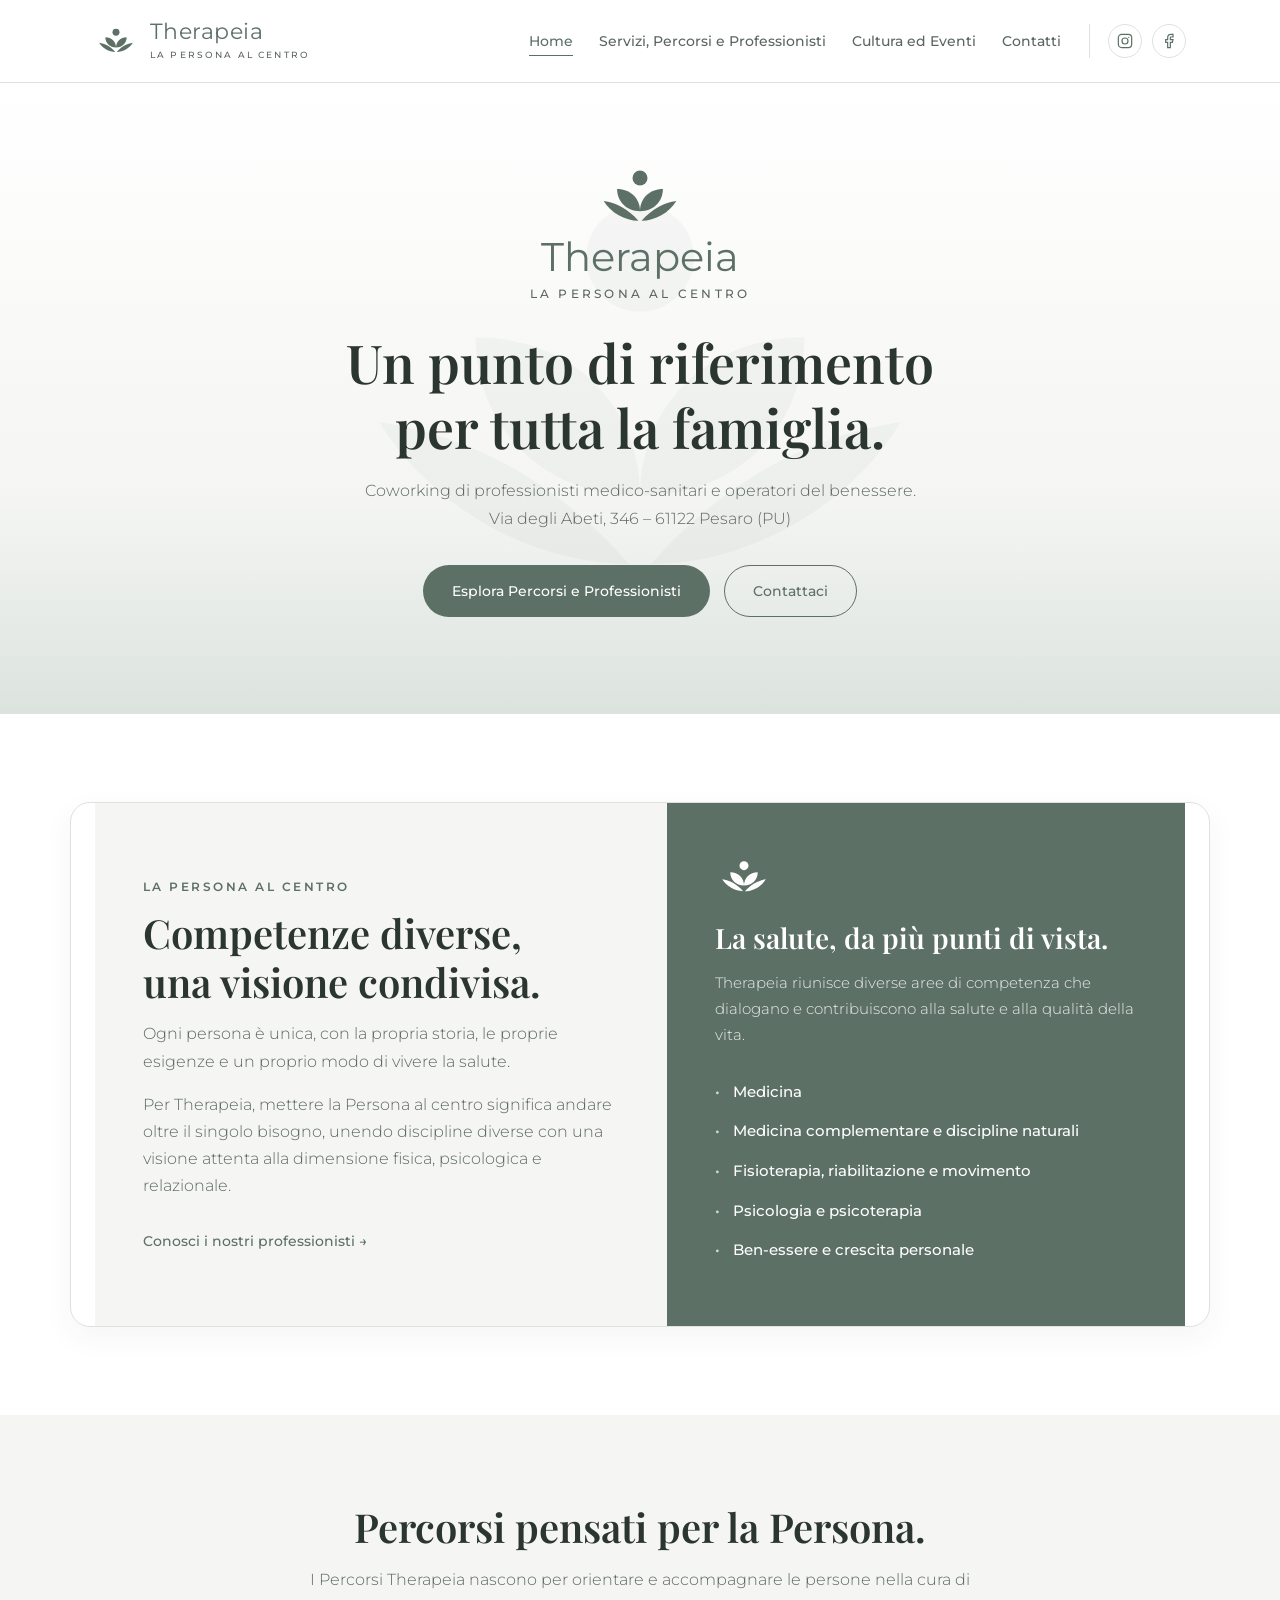
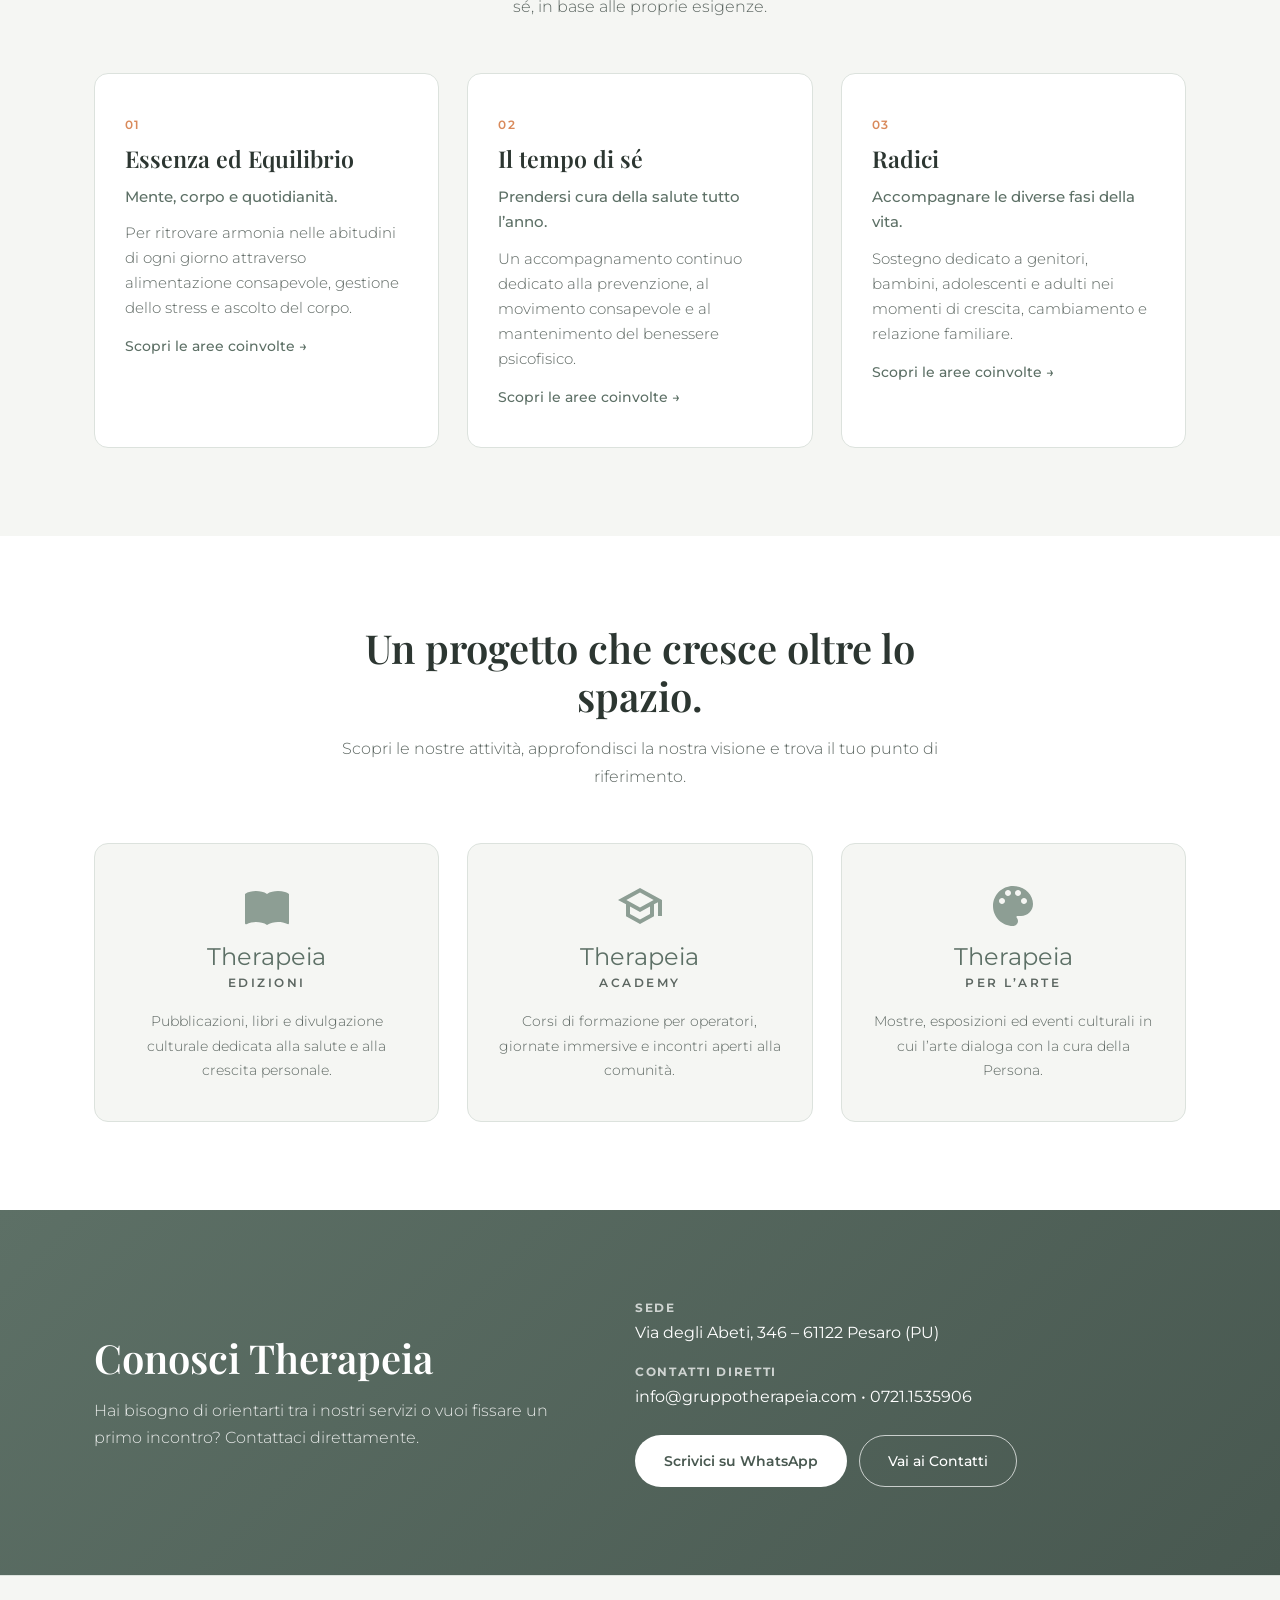
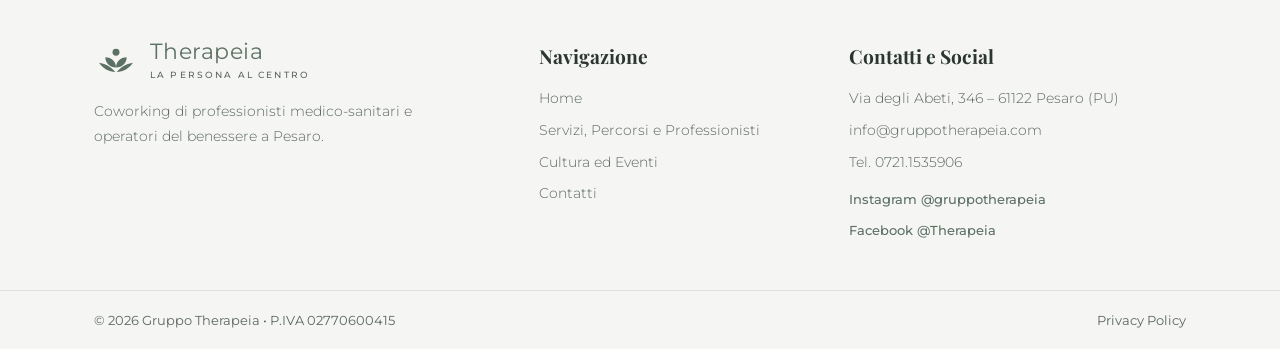
<file: index.html>
<!DOCTYPE html>
<html lang="it">
<head>
  <meta charset="UTF-8">
  <meta name="viewport" content="width=device-width, initial-scale=1.0">
  <meta name="description" content="Therapeia – La Persona al centro. Un punto di riferimento per tutta la famiglia a Pesaro.">
  <title>Therapeia | La Persona al centro – Pesaro</title>
  <link rel="preconnect" href="https://fonts.googleapis.com">
  <link rel="preconnect" href="https://fonts.gstatic.com" crossorigin>
  <link href="https://fonts.googleapis.com/css2?family=Montserrat:wght@300;400;500;600&family=Playfair+Display:ital,wght@0,500;0,600;0,700;1,500&display=swap" rel="stylesheet">
  <link rel="stylesheet" href="style.css">
</head>
<body>

  <!-- HEADER ESSENZIALE + SOCIAL -->
  <header class="site-header" id="siteHeader">
    <div class="container header-inner">
      <a href="index.html" class="brand-logo" aria-label="Therapeia Home">
        <svg class="brand-emblem" viewBox="0 0 120 76" fill="none" xmlns="http://www.w3.org/2000/svg" aria-hidden="true">
          <circle cx="60" cy="14" r="9.5" fill="currentColor"/>
          <path d="M60 56C60 40 48 28 31 28C31 44 43 56 60 56Z" fill="currentColor"/>
          <path d="M60 56C60 40 72 28 89 28C89 44 77 56 60 56Z" fill="currentColor"/>
          <path d="M58 68C41 68 23 58 14 43C29 45 45 53 58 68Z" fill="currentColor"/>
          <path d="M62 68C79 68 97 58 106 43C91 45 75 53 62 68Z" fill="currentColor"/>
        </svg>
        <div class="brand-wordmark">
          <span class="brand-name">Therapeia</span>
          <span class="brand-payoff">LA PERSONA AL CENTRO</span>
        </div>
      </a>

      <button class="mobile-toggle" id="mobileToggle" aria-label="Apri menu" aria-expanded="false">
        <span></span>
        <span></span>
        <span></span>
      </button>

      <nav class="main-nav" id="mainNav" aria-label="Navigazione principale">
        <ul class="nav-list">
          <li><a href="index.html" class="nav-link active">Home</a></li>
          <li><a href="percorsi-professionisti.html" class="nav-link">Servizi, Percorsi e Professionisti</a></li>
          <li><a href="cultura-eventi.html" class="nav-link">Cultura ed Eventi</a></li>
          <li><a href="contatti.html" class="nav-link">Contatti</a></li>
        </ul>
        <div class="header-socials">
          <a href="https://www.instagram.com/gruppotherapeia" target="_blank" rel="noopener" aria-label="Instagram @gruppotherapeia" title="Instagram @gruppotherapeia">
            <svg viewBox="0 0 24 24" fill="none" stroke="currentColor" stroke-width="1.8"><rect x="2" y="2" width="20" height="20" rx="5"/><circle cx="12" cy="12" r="4.5"/><circle cx="17.5" cy="6.5" r="1" fill="currentColor" stroke="none"/></svg>
          </a>
          <a href="https://www.facebook.com/Therapeia" target="_blank" rel="noopener" aria-label="Facebook @Therapeia" title="Facebook @Therapeia">
            <svg viewBox="0 0 24 24" fill="none" stroke="currentColor" stroke-width="1.8"><path d="M18 2h-3a5 5 0 0 0-5 5v3H7v4h3v8h4v-8h3l1-4h-4V7a1 1 0 0 1 1-1h3z"/></svg>
          </a>
        </div>
      </nav>
    </div>
  </header>

  <main>
    <!-- HERO COPERTINA BROCHURE -->
    <section class="hero-brochure">
      <div class="hero-watermark" aria-hidden="true">
        <svg viewBox="0 0 120 76" fill="none" xmlns="http://www.w3.org/2000/svg">
          <circle cx="60" cy="14" r="9.5" fill="currentColor"/>
          <path d="M60 56C60 40 48 28 31 28C31 44 43 56 60 56Z" fill="currentColor"/>
          <path d="M60 56C60 40 72 28 89 28C89 44 77 56 60 56Z" fill="currentColor"/>
          <path d="M58 68C41 68 23 58 14 43C29 45 45 53 58 68Z" fill="currentColor"/>
          <path d="M62 68C79 68 97 58 106 43C91 45 75 53 62 68Z" fill="currentColor"/>
        </svg>
      </div>

      <div class="container hero-centered">
        <svg class="hero-logo-mark" viewBox="0 0 120 76" fill="none" xmlns="http://www.w3.org/2000/svg" aria-hidden="true">
          <circle cx="60" cy="14" r="9.5" fill="currentColor"/>
          <path d="M60 56C60 40 48 28 31 28C31 44 43 56 60 56Z" fill="currentColor"/>
          <path d="M60 56C60 40 72 28 89 28C89 44 77 56 60 56Z" fill="currentColor"/>
          <path d="M58 68C41 68 23 58 14 43C29 45 45 53 58 68Z" fill="currentColor"/>
          <path d="M62 68C79 68 97 58 106 43C91 45 75 53 62 68Z" fill="currentColor"/>
        </svg>
        <div class="hero-brand-title">Therapeia</div>
        <div class="hero-brand-sub">LA PERSONA AL CENTRO</div>

        <h1>Un punto di riferimento<br>per tutta la famiglia.</h1>
        <p class="hero-lead">
          Coworking di professionisti medico-sanitari e operatori del benessere.<br>
          Via degli Abeti, 346 – 61122 Pesaro (PU)
        </p>

        <div class="hero-actions">
          <a href="percorsi-professionisti.html" class="btn btn-sage">Esplora Percorsi e Professionisti</a>
          <a href="contatti.html" class="btn btn-outline-sage">Contattaci</a>
        </div>
      </div>
    </section>

    <!-- SEZIONE IDENTITÀ: LA PERSONA AL CENTRO + LA SALUTE DA PIÙ PUNTI DI VISTA -->
    <section class="section">
      <div class="container vision-split">
        <div class="vision-light-panel">
          <span class="kicker">LA PERSONA AL CENTRO</span>
          <h2>Competenze diverse,<br>una visione condivisa.</h2>
          <p>
            Ogni persona è unica, con la propria storia, le proprie esigenze e un proprio modo di vivere la salute.
          </p>
          <p>
            Per Therapeia, mettere la Persona al centro significa andare oltre il singolo bisogno, unendo discipline diverse con una visione attenta alla dimensione fisica, psicologica e relazionale.
          </p>
          <a href="percorsi-professionisti.html#professionisti" class="text-arrow">Conosci i nostri professionisti →</a>
        </div>

        <div class="vision-sage-panel">
          <svg class="panel-emblem" viewBox="0 0 120 76" fill="none" xmlns="http://www.w3.org/2000/svg" aria-hidden="true">
            <circle cx="60" cy="14" r="9.5" fill="currentColor"/>
            <path d="M60 56C60 40 48 28 31 28C31 44 43 56 60 56Z" fill="currentColor"/>
            <path d="M60 56C60 40 72 28 89 28C89 44 77 56 60 56Z" fill="currentColor"/>
            <path d="M58 68C41 68 23 58 14 43C29 45 45 53 58 68Z" fill="currentColor"/>
            <path d="M62 68C79 68 97 58 106 43C91 45 75 53 62 68Z" fill="currentColor"/>
          </svg>
          <h3>La salute, da più punti di vista.</h3>
          <p>
            Therapeia riunisce diverse aree di competenza che dialogano e contribuiscono alla salute e alla qualità della vita.
          </p>
          <ul class="sage-areas-list">
            <li>Medicina</li>
            <li>Medicina complementare e discipline naturali</li>
            <li>Fisioterapia, riabilitazione e movimento</li>
            <li>Psicologia e psicoterapia</li>
            <li>Ben-essere e crescita personale</li>
          </ul>
        </div>
      </div>
    </section>

    <!-- I 3 PERCORSI PENSATI PER LA PERSONA -->
    <section class="section section-ivory">
      <div class="container">
        <div class="section-head centered">
          <h2>Percorsi pensati per la Persona.</h2>
          <p>
            I Percorsi Therapeia nascono per orientare e accompagnare le persone nella cura di sé, in base alle proprie esigenze.
          </p>
        </div>

        <div class="percorsi-grid">
          <article class="percorso-card">
            <span class="percorso-num">01</span>
            <h3>Essenza ed Equilibrio</h3>
            <p class="percorso-claim">Mente, corpo e quotidianità.</p>
            <p class="percorso-desc">
              Per ritrovare armonia nelle abitudini di ogni giorno attraverso alimentazione consapevole, gestione dello stress e ascolto del corpo.
            </p>
            <a href="percorsi-professionisti.html#essenza" class="text-arrow">Scopri le aree coinvolte →</a>
          </article>

          <article class="percorso-card">
            <span class="percorso-num">02</span>
            <h3>Il tempo di sé</h3>
            <p class="percorso-claim">Prendersi cura della salute tutto l’anno.</p>
            <p class="percorso-desc">
              Un accompagnamento continuo dedicato alla prevenzione, al movimento consapevole e al mantenimento del benessere psicofisico.
            </p>
            <a href="percorsi-professionisti.html#tempo" class="text-arrow">Scopri le aree coinvolte →</a>
          </article>

          <article class="percorso-card">
            <span class="percorso-num">03</span>
            <h3>Radici</h3>
            <p class="percorso-claim">Accompagnare le diverse fasi della vita.</p>
            <p class="percorso-desc">
              Sostegno dedicato a genitori, bambini, adolescenti e adulti nei momenti di crescita, cambiamento e relazione familiare.
            </p>
            <a href="percorsi-professionisti.html#radici" class="text-arrow">Scopri le aree coinvolte →</a>
          </article>
        </div>
      </div>
    </section>

    <!-- UN PROGETTO CHE CRESCE OLTRE LO SPAZIO -->
    <section class="section">
      <div class="container">
        <div class="section-head centered">
          <h2>Un progetto che cresce oltre lo spazio.</h2>
          <p>
            Scopri le nostre attività, approfondisci la nostra visione e trova il tuo punto di riferimento.
          </p>
        </div>

        <div class="branches-grid">
          <a href="cultura-eventi.html#edizioni" class="branch-card">
            <div class="branch-icon" aria-hidden="true">
              <svg viewBox="0 0 24 24" fill="currentColor"><path d="M21 5c-1.11-.35-2.33-.5-3.5-.5-1.95 0-4.05.4-5.5 1.5-1.45-1.1-3.55-1.5-5.5-1.5S2.45 4.9 1 6v14.65c0 .25.25.5.5.5.1 0 .15-.05.25-.05C3.1 20.45 5.05 20 6.5 20c1.95 0 4.05.4 5.5 1.5 1.35-.85 3.8-1.5 5.5-1.5 1.65 0 3.35.3 4.75 1.05.1.05.15.05.25.05.25 0 .5-.25.5-.5V6c-.6-.45-1.25-.75-2-1z"/></svg>
            </div>
            <div class="branch-title">Therapeia</div>
            <div class="branch-sub">EDIZIONI</div>
            <p>Pubblicazioni, libri e divulgazione culturale dedicata alla salute e alla crescita personale.</p>
          </a>

          <a href="cultura-eventi.html#academy" class="branch-card">
            <div class="branch-icon" aria-hidden="true">
              <svg viewBox="0 0 24 24" fill="currentColor"><path d="M12 3 1 9l4 2.18v6L12 21l7-3.82v-6l2-1.09V17h2V9L12 3zm6.82 6L12 12.72 5.18 9 12 5.28 18.82 9zM17 15.99l-5 2.73-5-2.73v-3.72L12 15l5-2.73v3.72z"/></svg>
            </div>
            <div class="branch-title">Therapeia</div>
            <div class="branch-sub">ACADEMY</div>
            <p>Corsi di formazione per operatori, giornate immersive e incontri aperti alla comunità.</p>
          </a>

          <a href="cultura-eventi.html#arte" class="branch-card">
            <div class="branch-icon" aria-hidden="true">
              <svg viewBox="0 0 24 24" fill="currentColor"><path d="M12 2C6.49 2 2 6.49 2 12s4.49 10 10 10c1.38 0 2.5-1.12 2.5-2.5 0-.61-.23-1.2-.64-1.67-.08-.1-.13-.21-.13-.33 0-.28.22-.5.5-.5H16c3.31 0 6-2.69 6-6 0-4.96-4.49-9-10-9zm-5.5 9c-.83 0-1.5-.67-1.5-1.5S5.67 8 6.5 8 8 8.67 8 9.5 7.33 11 6.5 11zm3-4C8.67 7 8 6.33 8 5.5S8.67 4 9.5 4s1.5.67 1.5 1.5S10.33 7 9.5 7zm5 0c-.83 0-1.5-.67-1.5-1.5S13.67 4 14.5 4s1.5.67 1.5 1.5S15.33 7 14.5 7zm3 4c-.83 0-1.5-.67-1.5-1.5S16.67 8 17.5 8s1.5.67 1.5 1.5-.67 1.5-1.5 1.5z"/></svg>
            </div>
            <div class="branch-title">Therapeia</div>
            <div class="branch-sub">PER L’ARTE</div>
            <p>Mostre, esposizioni ed eventi culturali in cui l’arte dialoga con la cura della Persona.</p>
          </a>
        </div>
      </div>
    </section>

    <!-- CONOSCI THERAPEIA (CONTATTI RAPIDI) -->
    <section class="section section-sage-gradient">
      <div class="container conosci-grid">
        <div>
          <h2>Conosci Therapeia</h2>
          <p>Hai bisogno di orientarti tra i nostri servizi o vuoi fissare un primo incontro? Contattaci direttamente.</p>
        </div>

        <div class="conosci-details">
          <div class="conosci-item">
            <strong>Sede</strong>
            <span>Via degli Abeti, 346 – 61122 Pesaro (PU)</span>
          </div>
          <div class="conosci-item">
            <strong>Contatti diretti</strong>
            <span><a href="mailto:info@gruppotherapeia.com">info@gruppotherapeia.com</a> • <a href="tel:07211535906">0721.1535906</a></span>
          </div>
          <div class="conosci-actions">
            <a href="https://wa.me/3907211535906" target="_blank" rel="noopener" class="btn btn-white">Scrivici su WhatsApp</a>
            <a href="contatti.html" class="btn btn-outline-white">Vai ai Contatti</a>
          </div>
        </div>
      </div>
    </section>
  </main>

  <!-- FOOTER COORDINATO -->
  <footer class="site-footer">
    <div class="container footer-grid">
      <div class="footer-brand">
        <a href="index.html" class="brand-logo footer-logo">
          <svg class="brand-emblem" viewBox="0 0 120 76" fill="none" xmlns="http://www.w3.org/2000/svg" aria-hidden="true">
            <circle cx="60" cy="14" r="9.5" fill="currentColor"/>
            <path d="M60 56C60 40 48 28 31 28C31 44 43 56 60 56Z" fill="currentColor"/>
            <path d="M60 56C60 40 72 28 89 28C89 44 77 56 60 56Z" fill="currentColor"/>
            <path d="M58 68C41 68 23 58 14 43C29 45 45 53 58 68Z" fill="currentColor"/>
            <path d="M62 68C79 68 97 58 106 43C91 45 75 53 62 68Z" fill="currentColor"/>
          </svg>
          <div class="brand-wordmark">
            <span class="brand-name">Therapeia</span>
            <span class="brand-payoff">LA PERSONA AL CENTRO</span>
          </div>
        </a>
        <p>Coworking di professionisti medico-sanitari e operatori del benessere a Pesaro.</p>
      </div>

      <div class="footer-col">
        <h4>Navigazione</h4>
        <ul>
          <li><a href="index.html">Home</a></li>
          <li><a href="percorsi-professionisti.html">Servizi, Percorsi e Professionisti</a></li>
          <li><a href="cultura-eventi.html">Cultura ed Eventi</a></li>
          <li><a href="contatti.html">Contatti</a></li>
        </ul>
      </div>

      <div class="footer-col">
        <h4>Contatti e Social</h4>
        <ul>
          <li>Via degli Abeti, 346 – 61122 Pesaro (PU)</li>
          <li><a href="mailto:info@gruppotherapeia.com">info@gruppotherapeia.com</a></li>
          <li>Tel. <a href="tel:07211535906">0721.1535906</a></li>
        </ul>
        <div class="footer-social-pills">
          <a href="https://www.instagram.com/gruppotherapeia" target="_blank" rel="noopener">Instagram @gruppotherapeia</a>
          <a href="https://www.facebook.com/Therapeia" target="_blank" rel="noopener">Facebook @Therapeia</a>
        </div>
      </div>
    </div>

    <div class="footer-bottom">
      <div class="container footer-bottom-inner">
        <span>© 2026 Gruppo Therapeia • P.IVA 02770600415</span>
        <a href="privacy-policy.html">Privacy Policy</a>
      </div>
    </div>
  </footer>

  <script src="script.js"></script>
</body>
</html>
</file>
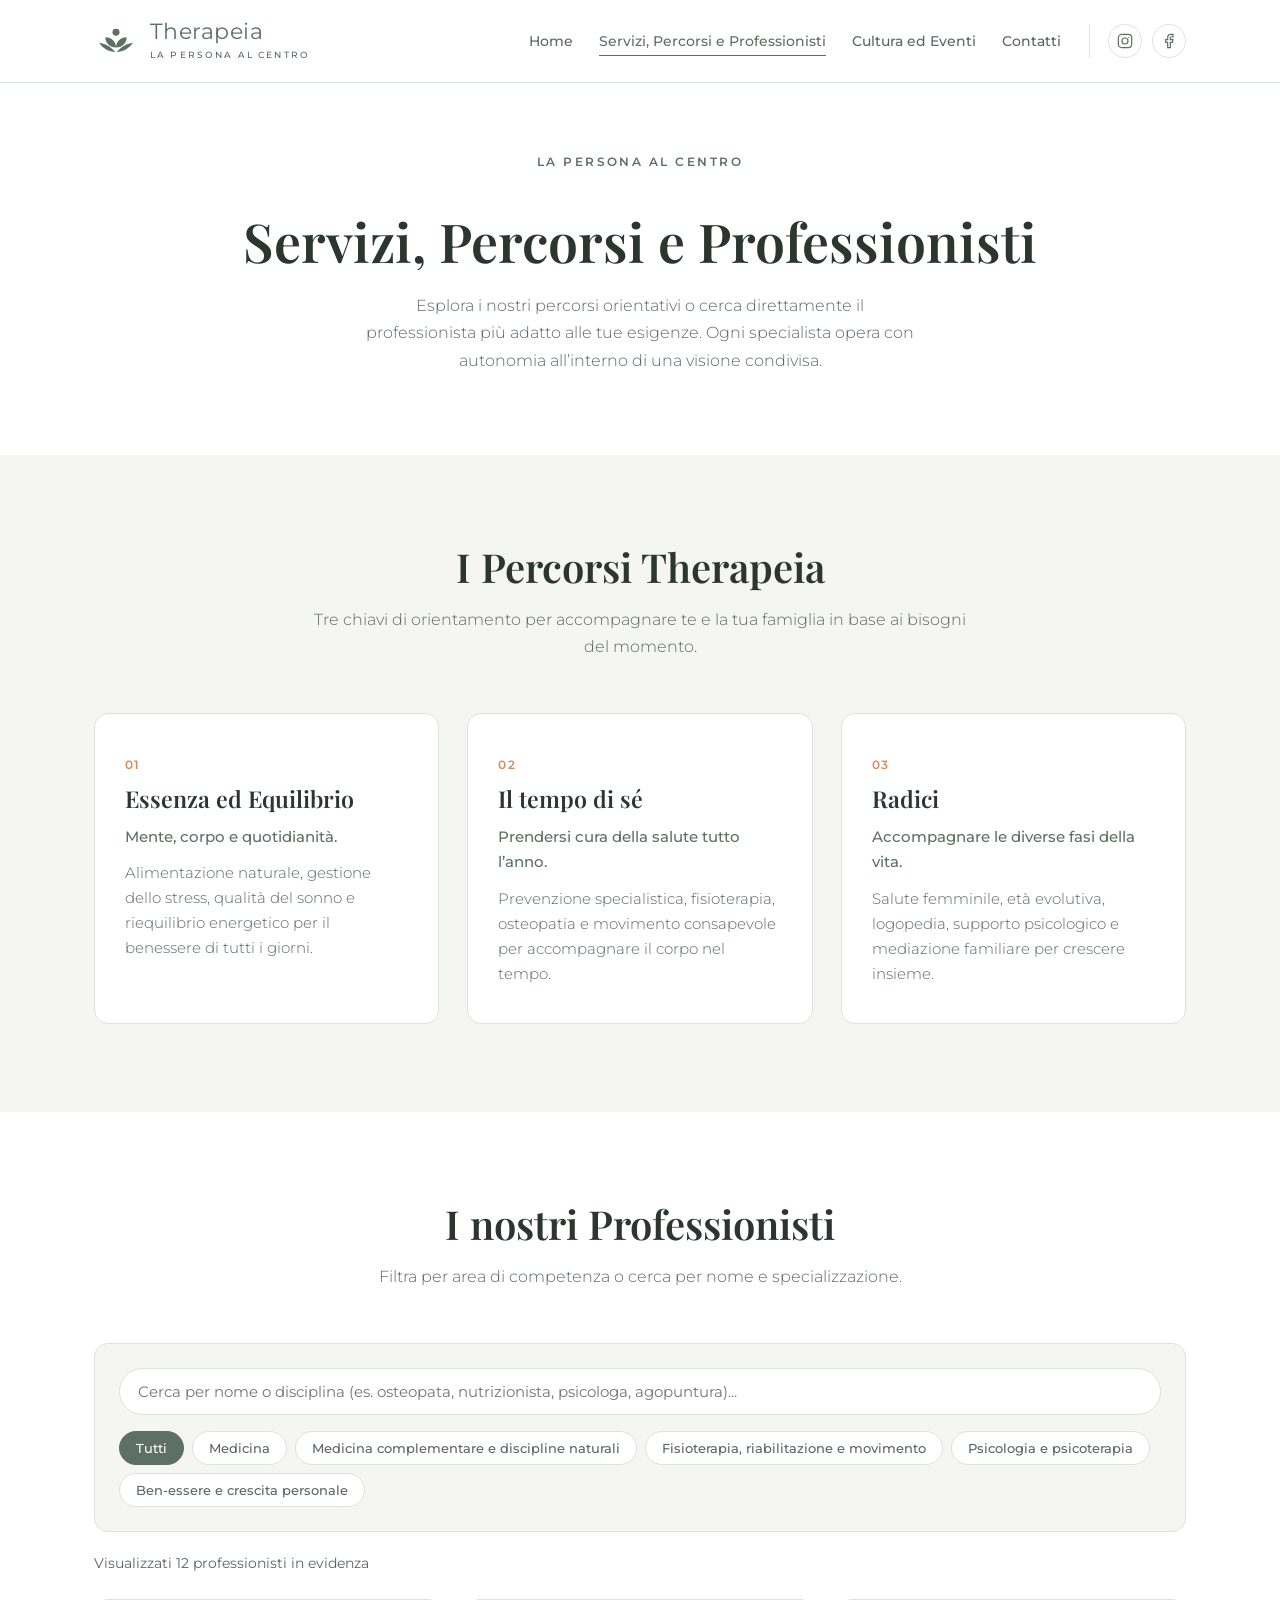
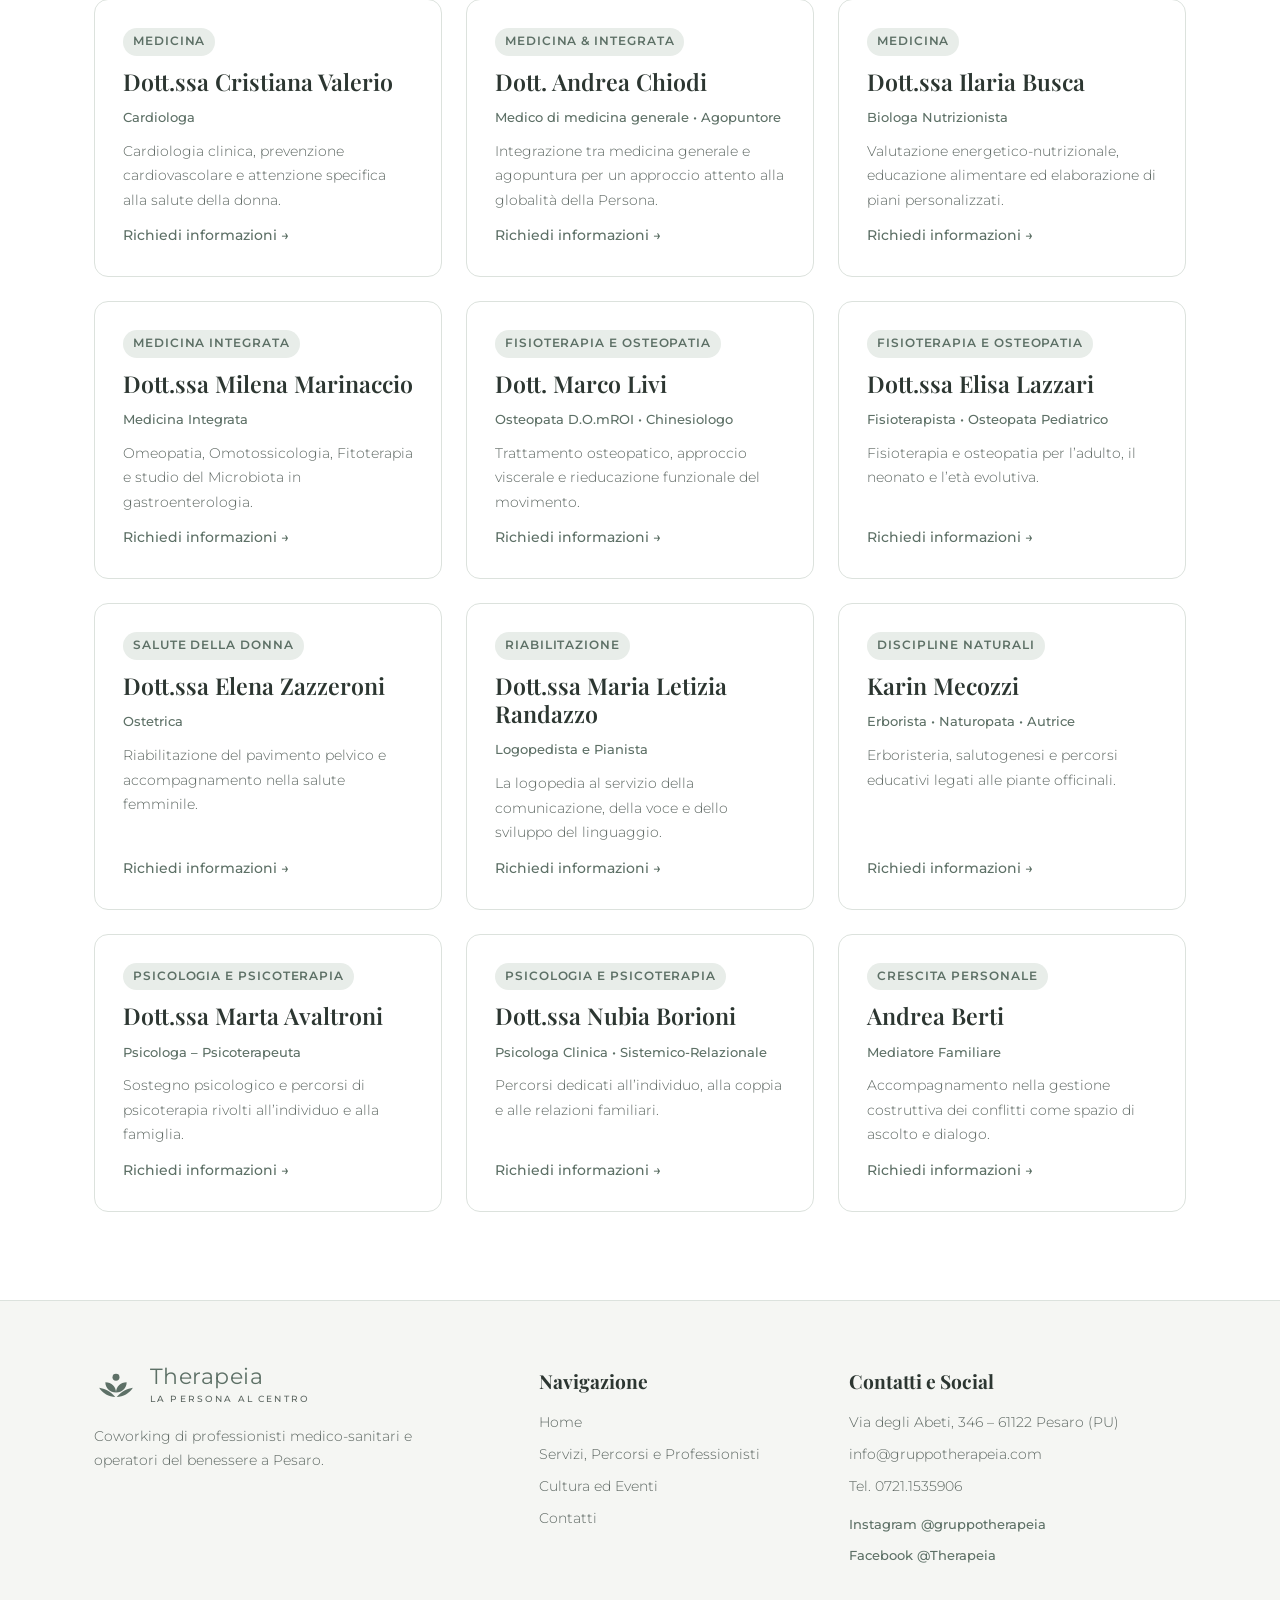
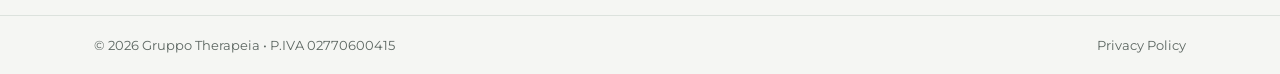
<file: percorsi-professionisti.html>
<!DOCTYPE html>
<html lang="it">
<head>
  <meta charset="UTF-8">
  <meta name="viewport" content="width=device-width, initial-scale=1.0">
  <meta name="description" content="Servizi, Percorsi e Professionisti di Therapeia Pesaro – Competenze diverse, una visione condivisa.">
  <title>Servizi, Percorsi e Professionisti | Therapeia Pesaro</title>
  <link rel="preconnect" href="https://fonts.googleapis.com">
  <link rel="preconnect" href="https://fonts.gstatic.com" crossorigin>
  <link href="https://fonts.googleapis.com/css2?family=Montserrat:wght@300;400;500;600&family=Playfair+Display:ital,wght@0,500;0,600;0,700;1,500&display=swap" rel="stylesheet">
  <link rel="stylesheet" href="style.css">
</head>
<body>

  <!-- HEADER ESSENZIALE + SOCIAL -->
  <header class="site-header" id="siteHeader">
    <div class="container header-inner">
      <a href="index.html" class="brand-logo" aria-label="Therapeia Home">
        <svg class="brand-emblem" viewBox="0 0 120 76" fill="none" xmlns="http://www.w3.org/2000/svg" aria-hidden="true">
          <circle cx="60" cy="14" r="9.5" fill="currentColor"/>
          <path d="M60 56C60 40 48 28 31 28C31 44 43 56 60 56Z" fill="currentColor"/>
          <path d="M60 56C60 40 72 28 89 28C89 44 77 56 60 56Z" fill="currentColor"/>
          <path d="M58 68C41 68 23 58 14 43C29 45 45 53 58 68Z" fill="currentColor"/>
          <path d="M62 68C79 68 97 58 106 43C91 45 75 53 62 68Z" fill="currentColor"/>
        </svg>
        <div class="brand-wordmark">
          <span class="brand-name">Therapeia</span>
          <span class="brand-payoff">LA PERSONA AL CENTRO</span>
        </div>
      </a>

      <button class="mobile-toggle" id="mobileToggle" aria-label="Apri menu" aria-expanded="false">
        <span></span>
        <span></span>
        <span></span>
      </button>

      <nav class="main-nav" id="mainNav" aria-label="Navigazione principale">
        <ul class="nav-list">
          <li><a href="index.html" class="nav-link">Home</a></li>
          <li><a href="percorsi-professionisti.html" class="nav-link active">Servizi, Percorsi e Professionisti</a></li>
          <li><a href="cultura-eventi.html" class="nav-link">Cultura ed Eventi</a></li>
          <li><a href="contatti.html" class="nav-link">Contatti</a></li>
        </ul>
        <div class="header-socials">
          <a href="https://www.instagram.com/gruppotherapeia" target="_blank" rel="noopener" aria-label="Instagram @gruppotherapeia" title="Instagram @gruppotherapeia">
            <svg viewBox="0 0 24 24" fill="none" stroke="currentColor" stroke-width="1.8"><rect x="2" y="2" width="20" height="20" rx="5"/><circle cx="12" cy="12" r="4.5"/><circle cx="17.5" cy="6.5" r="1" fill="currentColor" stroke="none"/></svg>
          </a>
          <a href="https://www.facebook.com/Therapeia" target="_blank" rel="noopener" aria-label="Facebook @Therapeia" title="Facebook @Therapeia">
            <svg viewBox="0 0 24 24" fill="none" stroke="currentColor" stroke-width="1.8"><path d="M18 2h-3a5 5 0 0 0-5 5v3H7v4h3v8h4v-8h3l1-4h-4V7a1 1 0 0 1 1-1h3z"/></svg>
          </a>
        </div>
      </nav>
    </div>
  </header>

  <main>
    <!-- INTESTAZIONE PAGINA -->
    <section class="page-intro">
      <div class="container centered">
        <span class="kicker">LA PERSONA AL CENTRO</span>
        <h1>Servizi, Percorsi e Professionisti</h1>
        <p class="hero-lead">
          Esplora i nostri percorsi orientativi o cerca direttamente il professionista più adatto alle tue esigenze. Ogni specialista opera con autonomia all’interno di una visione condivisa.
        </p>
      </div>
    </section>

    <!-- I 3 PERCORSI ORIENTATIVI -->
    <section class="section section-ivory" id="percorsi">
      <div class="container">
        <div class="section-head centered">
          <h2>I Percorsi Therapeia</h2>
          <p>Tre chiavi di orientamento per accompagnare te e la tua famiglia in base ai bisogni del momento.</p>
        </div>

        <div class="percorsi-grid">
          <article class="percorso-card" id="essenza">
            <span class="percorso-num">01</span>
            <h3>Essenza ed Equilibrio</h3>
            <p class="percorso-claim">Mente, corpo e quotidianità.</p>
            <p class="percorso-desc">
              Alimentazione naturale, gestione dello stress, qualità del sonno e riequilibrio energetico per il benessere di tutti i giorni.
            </p>
          </article>

          <article class="percorso-card" id="tempo">
            <span class="percorso-num">02</span>
            <h3>Il tempo di sé</h3>
            <p class="percorso-claim">Prendersi cura della salute tutto l’anno.</p>
            <p class="percorso-desc">
              Prevenzione specialistica, fisioterapia, osteopatia e movimento consapevole per accompagnare il corpo nel tempo.
            </p>
          </article>

          <article class="percorso-card" id="radici">
            <span class="percorso-num">03</span>
            <h3>Radici</h3>
            <p class="percorso-claim">Accompagnare le diverse fasi della vita.</p>
            <p class="percorso-desc">
              Salute femminile, età evolutiva, logopedia, supporto psicologico e mediazione familiare per crescere insieme.
            </p>
          </article>
        </div>
      </div>
    </section>

    <!-- DIRECTORY PROFESSIONISTI -->
    <section class="section" id="professionisti">
      <div class="container">
        <div class="section-head centered">
          <h2>I nostri Professionisti</h2>
          <p>Filtra per area di competenza o cerca per nome e specializzazione.</p>
        </div>

        <div class="pro-toolbar">
          <div class="search-box">
            <input type="search" id="proSearch" placeholder="Cerca per nome o disciplina (es. osteopata, nutrizionista, psicologa, agopuntura)...">
            <button type="button" id="proSearchClear" class="search-clear" aria-label="Cancella ricerca">✕</button>
          </div>

          <div class="pro-filter-bar" role="tablist">
            <button type="button" class="filter-btn pro-filter-btn active" data-area="all">Tutti</button>
            <button type="button" class="filter-btn pro-filter-btn" data-area="medicina">Medicina</button>
            <button type="button" class="filter-btn pro-filter-btn" data-area="integrata">Medicina complementare e discipline naturali</button>
            <button type="button" class="filter-btn pro-filter-btn" data-area="riabilitazione">Fisioterapia, riabilitazione e movimento</button>
            <button type="button" class="filter-btn pro-filter-btn" data-area="psicologia">Psicologia e psicoterapia</button>
            <button type="button" class="filter-btn pro-filter-btn" data-area="crescita">Ben-essere e crescita personale</button>
          </div>
        </div>

        <div class="results-counter" id="resultsCounter">Visualizzati 12 professionisti in evidenza</div>

        <div class="team-grid" id="professionalsDirectory">
          <article class="pro-card" data-areas="medicina">
            <span class="pro-area-badge">Medicina</span>
            <h3>Dott.ssa Cristiana Valerio</h3>
            <span class="pro-role">Cardiologa</span>
            <p>Cardiologia clinica, prevenzione cardiovascolare e attenzione specifica alla salute della donna.</p>
            <a href="contatti.html" class="text-arrow">Richiedi informazioni →</a>
          </article>

          <article class="pro-card" data-areas="medicina integrata">
            <span class="pro-area-badge">Medicina &amp; Integrata</span>
            <h3>Dott. Andrea Chiodi</h3>
            <span class="pro-role">Medico di medicina generale • Agopuntore</span>
            <p>Integrazione tra medicina generale e agopuntura per un approccio attento alla globalità della Persona.</p>
            <a href="contatti.html" class="text-arrow">Richiedi informazioni →</a>
          </article>

          <article class="pro-card" data-areas="medicina">
            <span class="pro-area-badge">Medicina</span>
            <h3>Dott.ssa Ilaria Busca</h3>
            <span class="pro-role">Biologa Nutrizionista</span>
            <p>Valutazione energetico-nutrizionale, educazione alimentare ed elaborazione di piani personalizzati.</p>
            <a href="contatti.html" class="text-arrow">Richiedi informazioni →</a>
          </article>

          <article class="pro-card" data-areas="medicina integrata">
            <span class="pro-area-badge">Medicina Integrata</span>
            <h3>Dott.ssa Milena Marinaccio</h3>
            <span class="pro-role">Medicina Integrata</span>
            <p>Omeopatia, Omotossicologia, Fitoterapia e studio del Microbiota in gastroenterologia.</p>
            <a href="contatti.html" class="text-arrow">Richiedi informazioni →</a>
          </article>

          <article class="pro-card" data-areas="riabilitazione">
            <span class="pro-area-badge">Fisioterapia e Osteopatia</span>
            <h3>Dott. Marco Livi</h3>
            <span class="pro-role">Osteopata D.O.mROI • Chinesiologo</span>
            <p>Trattamento osteopatico, approccio viscerale e rieducazione funzionale del movimento.</p>
            <a href="contatti.html" class="text-arrow">Richiedi informazioni →</a>
          </article>

          <article class="pro-card" data-areas="riabilitazione">
            <span class="pro-area-badge">Fisioterapia e Osteopatia</span>
            <h3>Dott.ssa Elisa Lazzari</h3>
            <span class="pro-role">Fisioterapista • Osteopata Pediatrico</span>
            <p>Fisioterapia e osteopatia per l’adulto, il neonato e l’età evolutiva.</p>
            <a href="contatti.html" class="text-arrow">Richiedi informazioni →</a>
          </article>

          <article class="pro-card" data-areas="medicina riabilitazione">
            <span class="pro-area-badge">Salute della Donna</span>
            <h3>Dott.ssa Elena Zazzeroni</h3>
            <span class="pro-role">Ostetrica</span>
            <p>Riabilitazione del pavimento pelvico e accompagnamento nella salute femminile.</p>
            <a href="contatti.html" class="text-arrow">Richiedi informazioni →</a>
          </article>

          <article class="pro-card" data-areas="medicina riabilitazione">
            <span class="pro-area-badge">Riabilitazione</span>
            <h3>Dott.ssa Maria Letizia Randazzo</h3>
            <span class="pro-role">Logopedista e Pianista</span>
            <p>La logopedia al servizio della comunicazione, della voce e dello sviluppo del linguaggio.</p>
            <a href="contatti.html" class="text-arrow">Richiedi informazioni →</a>
          </article>

          <article class="pro-card" data-areas="integrata">
            <span class="pro-area-badge">Discipline Naturali</span>
            <h3>Karin Mecozzi</h3>
            <span class="pro-role">Erborista • Naturopata • Autrice</span>
            <p>Erboristeria, salutogenesi e percorsi educativi legati alle piante officinali.</p>
            <a href="contatti.html" class="text-arrow">Richiedi informazioni →</a>
          </article>

          <article class="pro-card" data-areas="psicologia">
            <span class="pro-area-badge">Psicologia e Psicoterapia</span>
            <h3>Dott.ssa Marta Avaltroni</h3>
            <span class="pro-role">Psicologa – Psicoterapeuta</span>
            <p>Sostegno psicologico e percorsi di psicoterapia rivolti all’individuo e alla famiglia.</p>
            <a href="contatti.html" class="text-arrow">Richiedi informazioni →</a>
          </article>

          <article class="pro-card" data-areas="psicologia">
            <span class="pro-area-badge">Psicologia e Psicoterapia</span>
            <h3>Dott.ssa Nubia Borioni</h3>
            <span class="pro-role">Psicologa Clinica • Sistemico-Relazionale</span>
            <p>Percorsi dedicati all’individuo, alla coppia e alle relazioni familiari.</p>
            <a href="contatti.html" class="text-arrow">Richiedi informazioni →</a>
          </article>

          <article class="pro-card" data-areas="crescita">
            <span class="pro-area-badge">Crescita Personale</span>
            <h3>Andrea Berti</h3>
            <span class="pro-role">Mediatore Familiare</span>
            <p>Accompagnamento nella gestione costruttiva dei conflitti come spazio di ascolto e dialogo.</p>
            <a href="contatti.html" class="text-arrow">Richiedi informazioni →</a>
          </article>
        </div>

        <div class="no-results-box" id="noResultsMsg" hidden>
          <h3>Nessun professionista trovato</h3>
          <p>Prova a cercare un altro termine o torna alla lista completa.</p>
          <button type="button" class="btn btn-outline-sage" id="resetFiltersBtn">Mostra tutti</button>
        </div>
      </div>
    </section>
  </main>

  <!-- FOOTER COORDINATO -->
  <footer class="site-footer">
    <div class="container footer-grid">
      <div class="footer-brand">
        <a href="index.html" class="brand-logo footer-logo">
          <svg class="brand-emblem" viewBox="0 0 120 76" fill="none" xmlns="http://www.w3.org/2000/svg" aria-hidden="true">
            <circle cx="60" cy="14" r="9.5" fill="currentColor"/>
            <path d="M60 56C60 40 48 28 31 28C31 44 43 56 60 56Z" fill="currentColor"/>
            <path d="M60 56C60 40 72 28 89 28C89 44 77 56 60 56Z" fill="currentColor"/>
            <path d="M58 68C41 68 23 58 14 43C29 45 45 53 58 68Z" fill="currentColor"/>
            <path d="M62 68C79 68 97 58 106 43C91 45 75 53 62 68Z" fill="currentColor"/>
          </svg>
          <div class="brand-wordmark">
            <span class="brand-name">Therapeia</span>
            <span class="brand-payoff">LA PERSONA AL CENTRO</span>
          </div>
        </a>
        <p>Coworking di professionisti medico-sanitari e operatori del benessere a Pesaro.</p>
      </div>

      <div class="footer-col">
        <h4>Navigazione</h4>
        <ul>
          <li><a href="index.html">Home</a></li>
          <li><a href="percorsi-professionisti.html">Servizi, Percorsi e Professionisti</a></li>
          <li><a href="cultura-eventi.html">Cultura ed Eventi</a></li>
          <li><a href="contatti.html">Contatti</a></li>
        </ul>
      </div>

      <div class="footer-col">
        <h4>Contatti e Social</h4>
        <ul>
          <li>Via degli Abeti, 346 – 61122 Pesaro (PU)</li>
          <li><a href="mailto:info@gruppotherapeia.com">info@gruppotherapeia.com</a></li>
          <li>Tel. <a href="tel:07211535906">0721.1535906</a></li>
        </ul>
        <div class="footer-social-pills">
          <a href="https://www.instagram.com/gruppotherapeia" target="_blank" rel="noopener">Instagram @gruppotherapeia</a>
          <a href="https://www.facebook.com/Therapeia" target="_blank" rel="noopener">Facebook @Therapeia</a>
        </div>
      </div>
    </div>

    <div class="footer-bottom">
      <div class="container footer-bottom-inner">
        <span>© 2026 Gruppo Therapeia • P.IVA 02770600415</span>
        <a href="privacy-policy.html">Privacy Policy</a>
      </div>
    </div>
  </footer>

  <script src="script.js"></script>
</body>
</html>
</file>
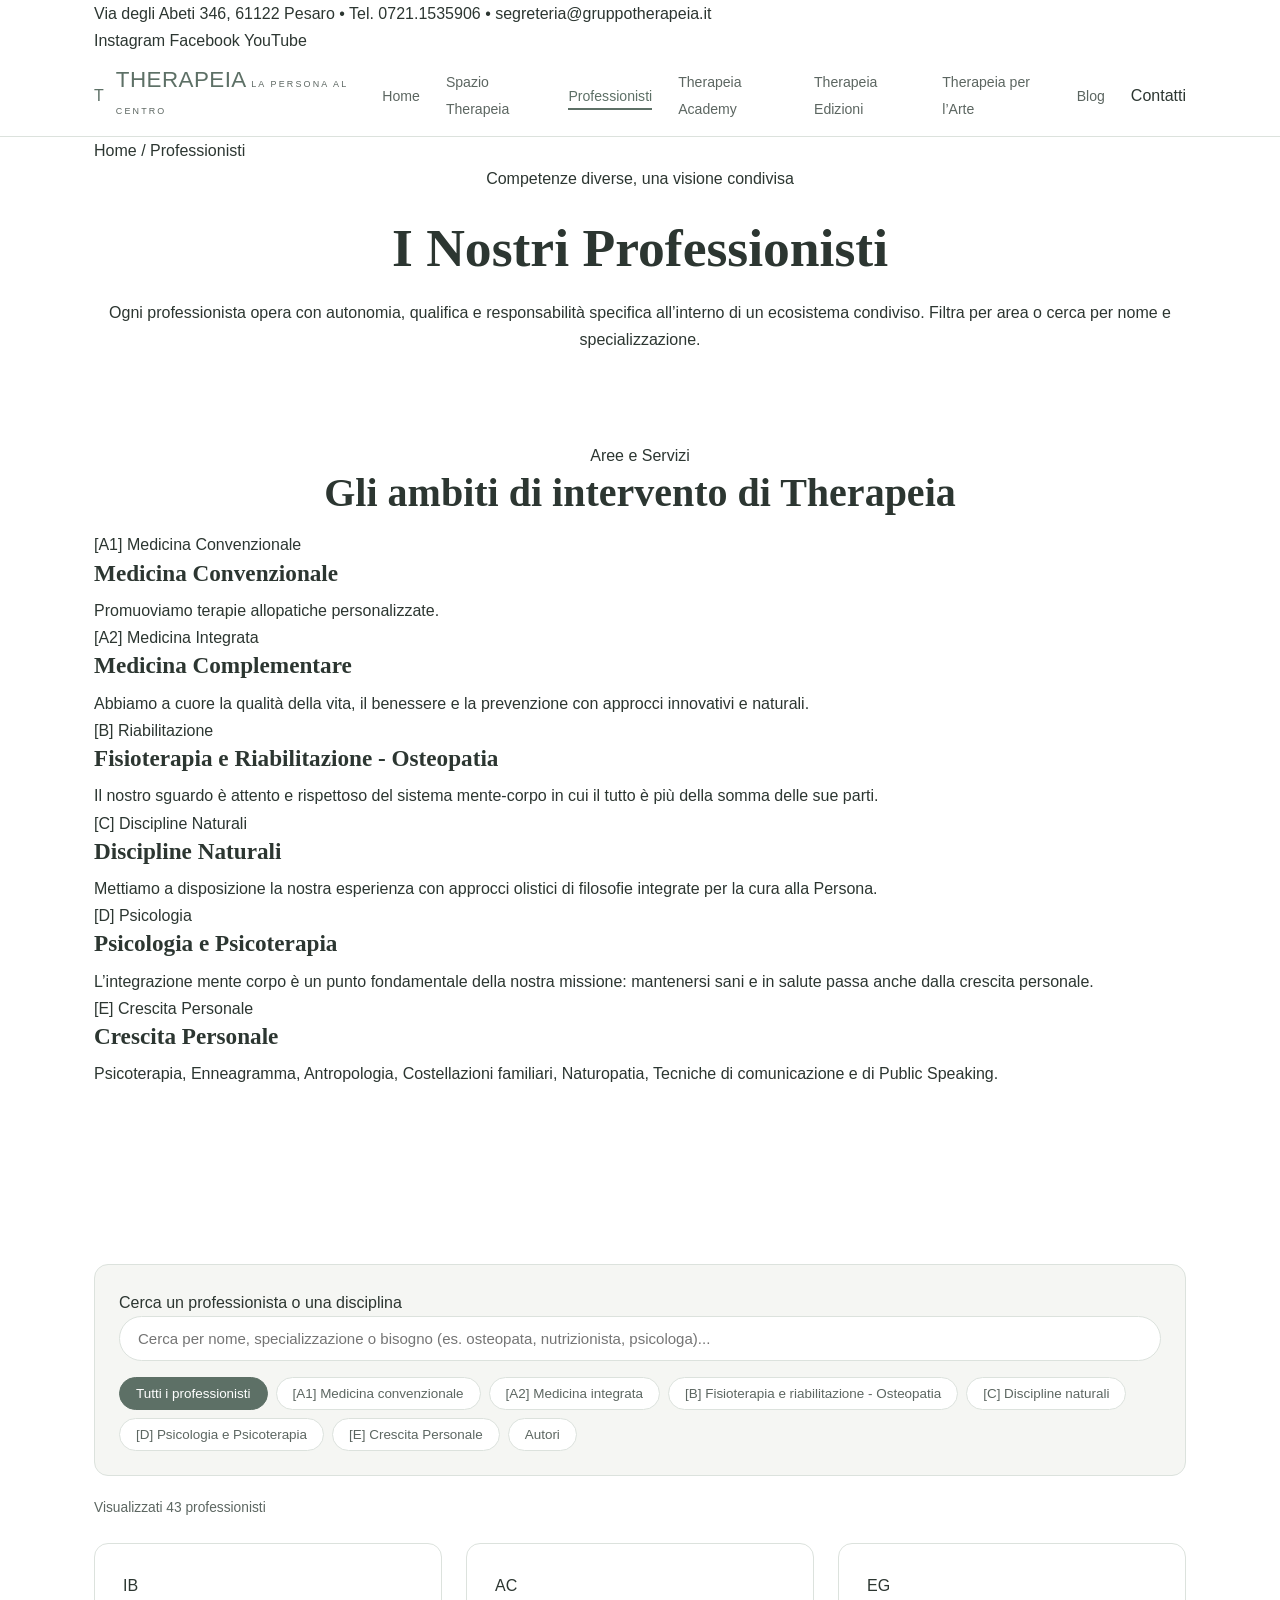
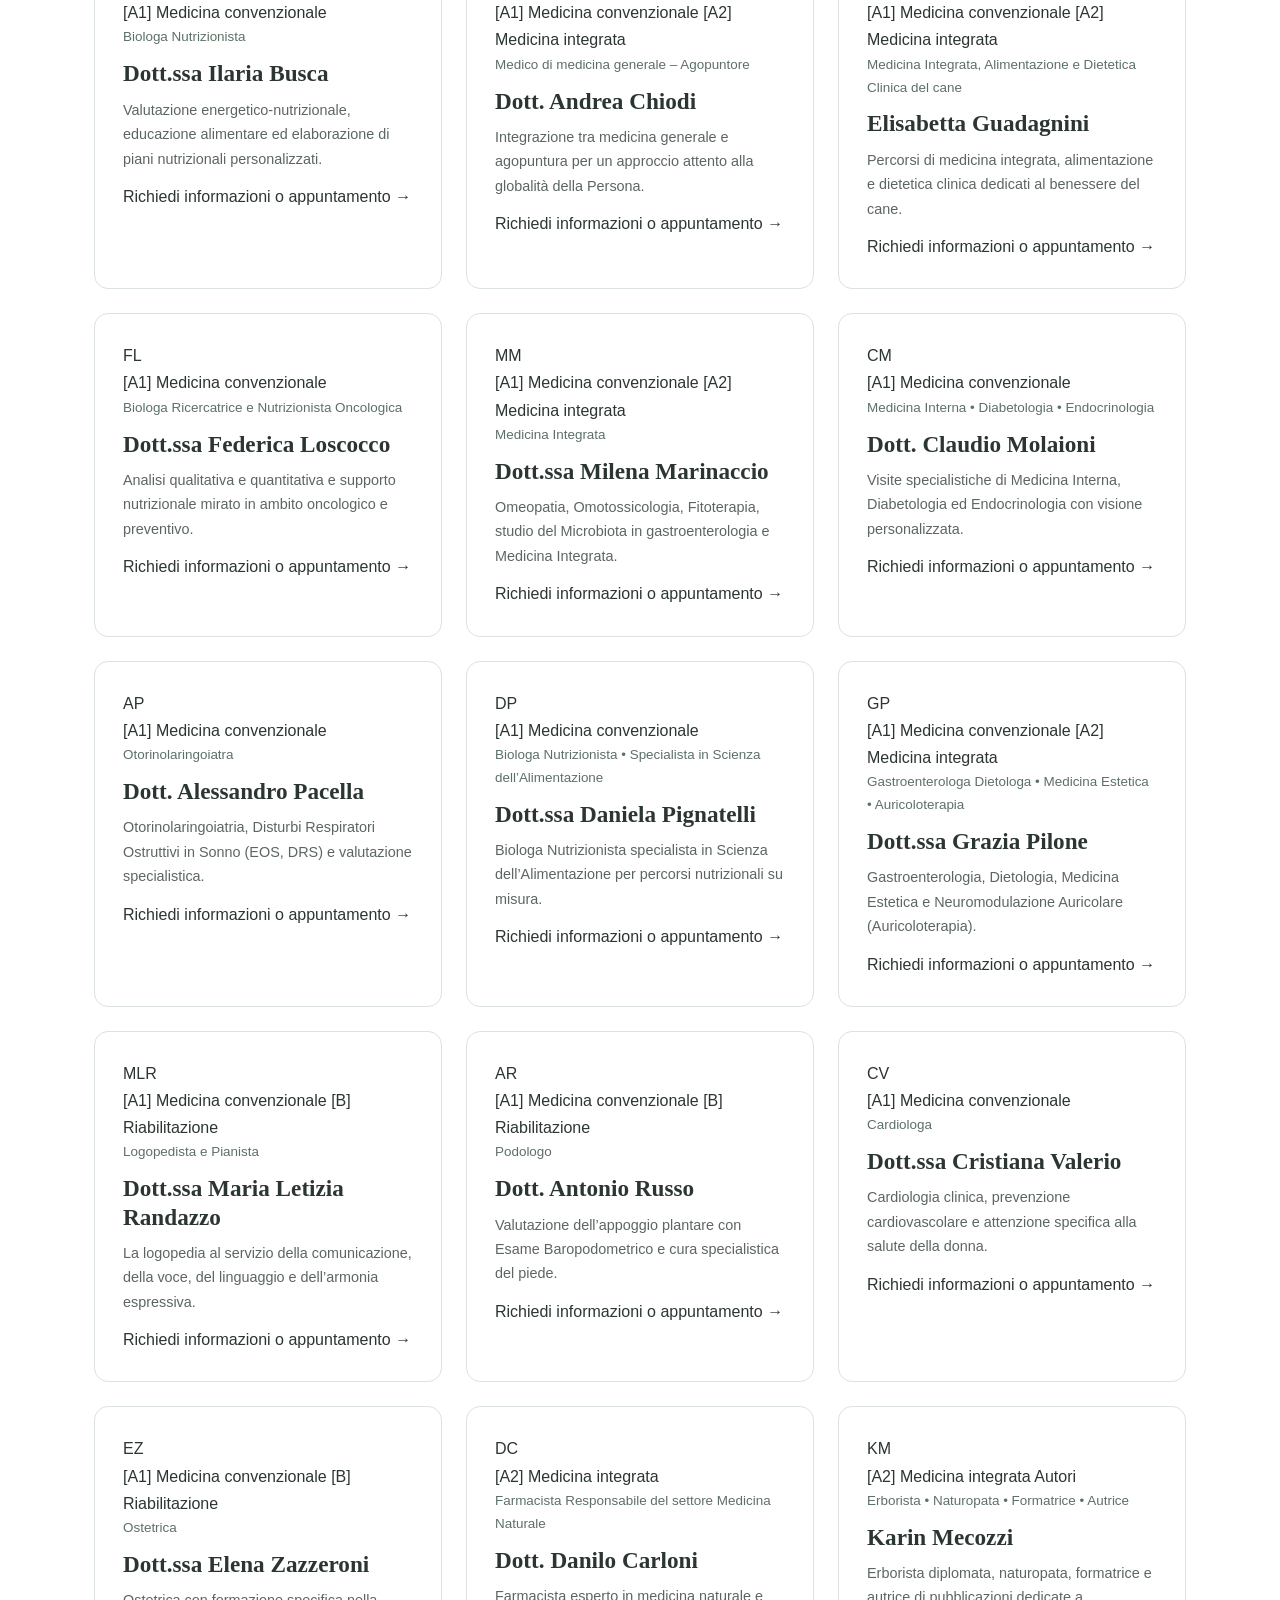
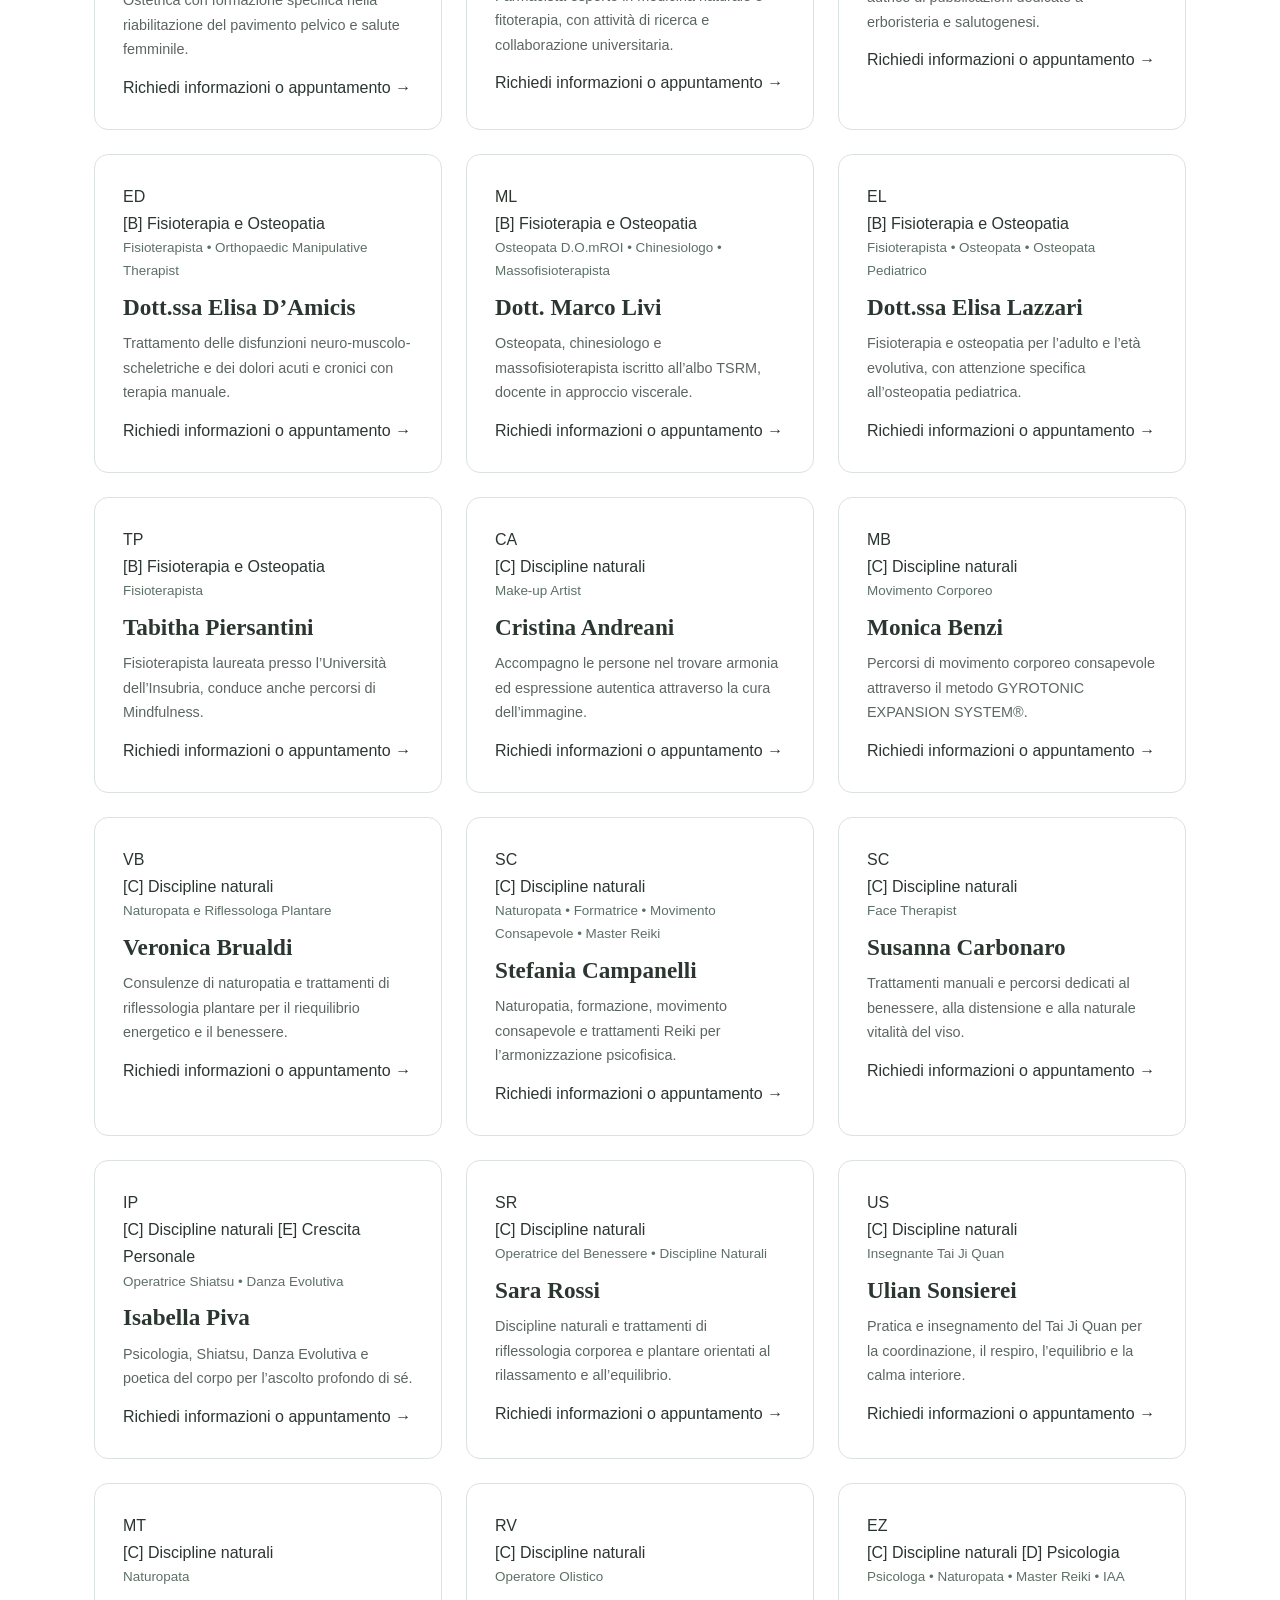
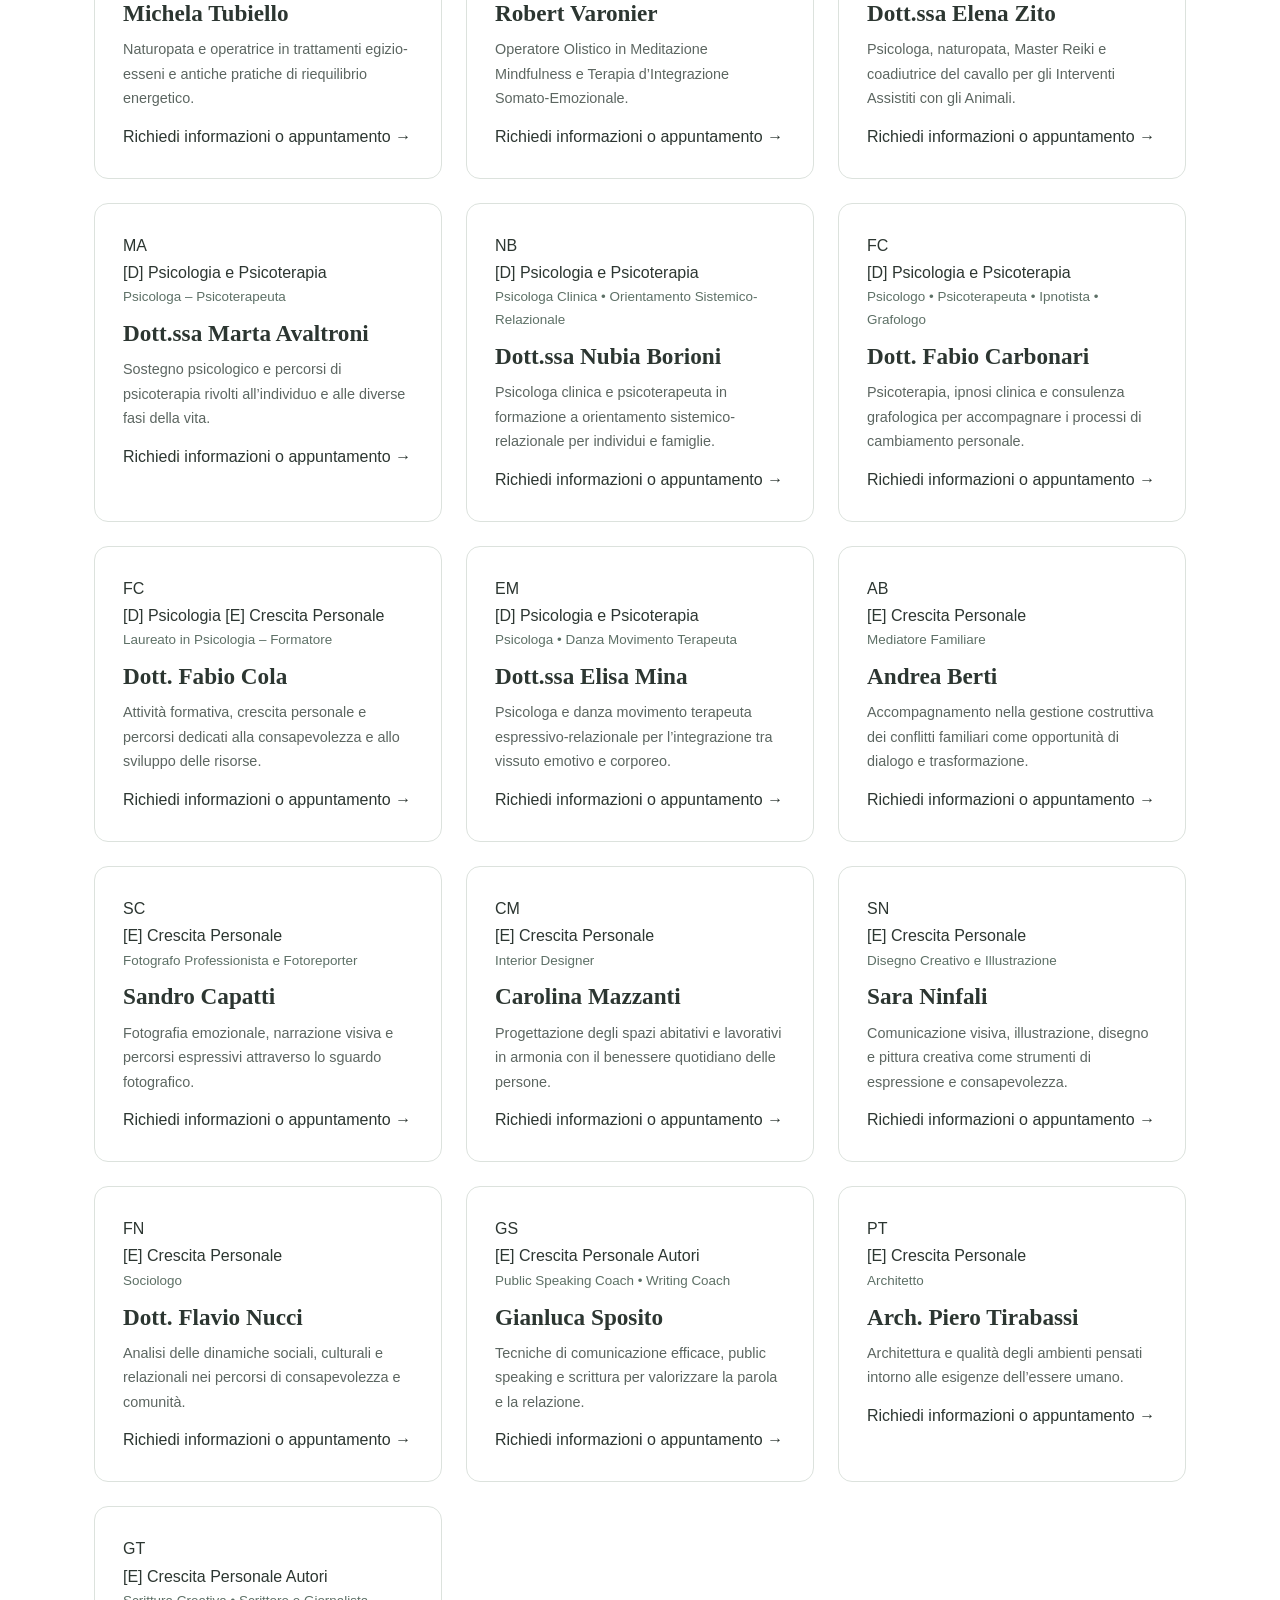
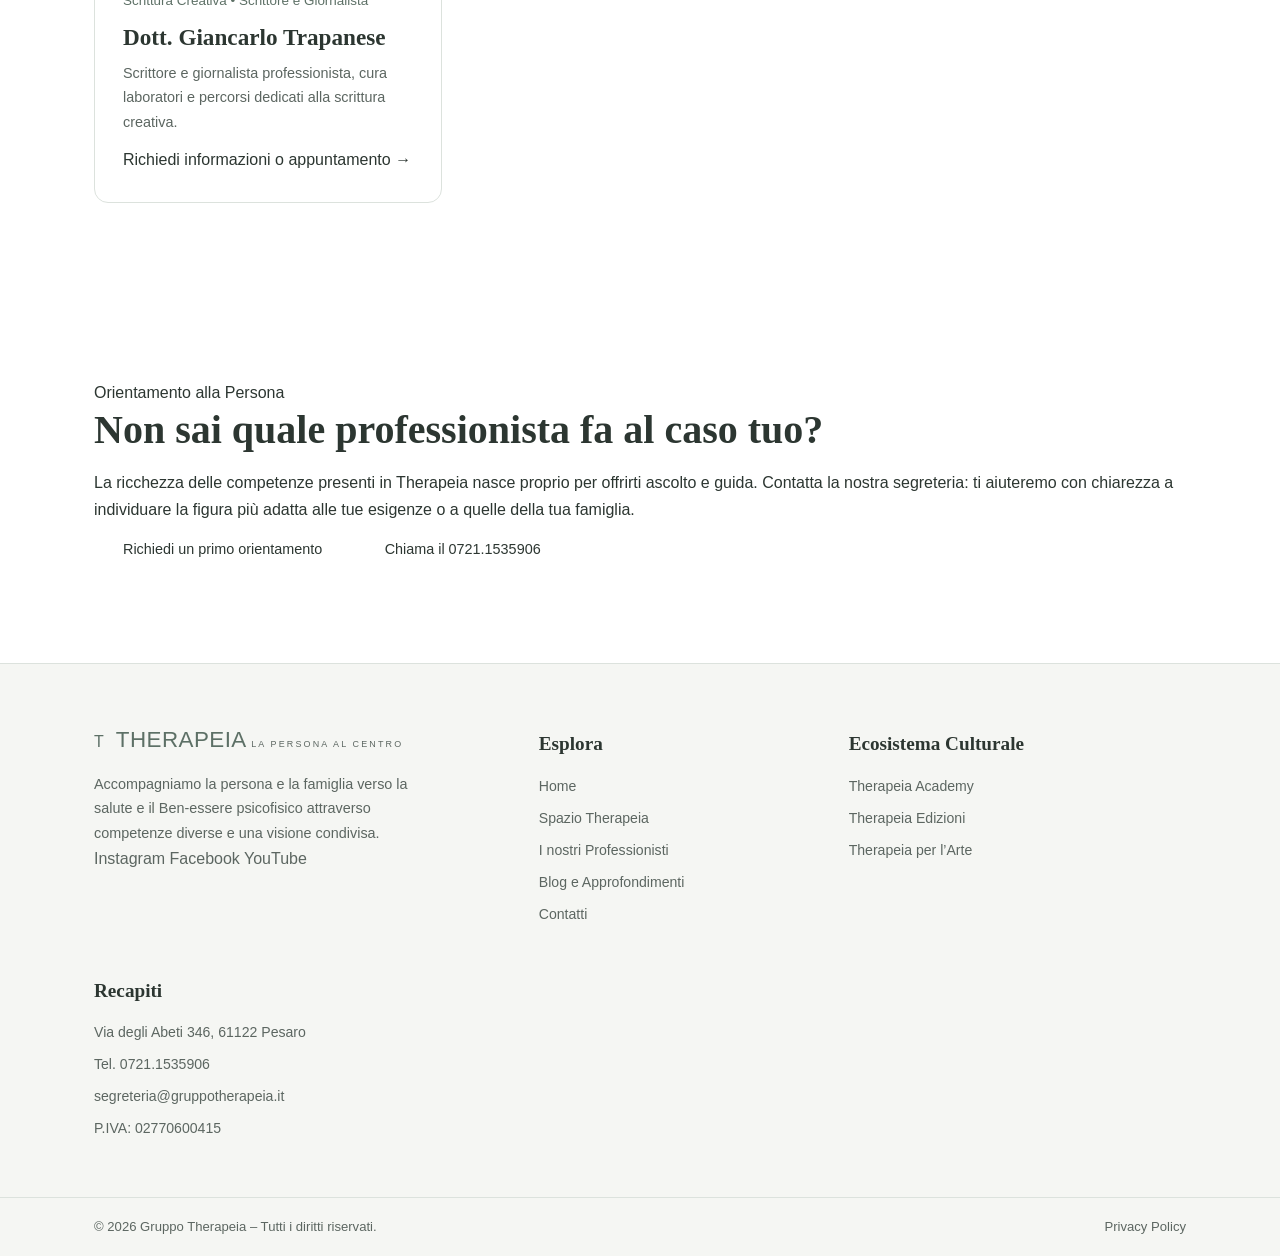
<file: professionisti.html>
<!DOCTYPE html>
<html lang="it">
<head>
  <meta charset="UTF-8">
  <meta name="viewport" content="width=device-width, initial-scale=1.0">
  <meta name="description" content="I Professionisti di Gruppo Therapeia Pesaro – Medici, specialisti sanitari e operatori del Ben-essere divisi per aree di competenza.">
  <title>I Nostri Professionisti | Gruppo Therapeia Pesaro</title>
  <link rel="preconnect" href="https://fonts.googleapis.com">
  <link rel="preconnect" href="https://fonts.gstatic.com" crossorigin>
  <link href="https://fonts.googleapis.com/css2?family=Cormorant+Garamond:ital,wght@0,500;0,600;0,700;1,500&family=Plus+Jakarta+Sans:wght@400;500;600;700&display=swap" rel="stylesheet">
  <link rel="stylesheet" href="style.css">
</head>
<body>

  <!-- TOP BAR -->
  <div class="top-bar">
    <div class="container top-bar-inner">
      <div class="top-bar-info">
        <span>Via degli Abeti 346, 61122 Pesaro</span>
        <span class="separator">•</span>
        <a href="tel:07211535906">Tel. 0721.1535906</a>
        <span class="separator">•</span>
        <a href="mailto:segreteria@gruppotherapeia.it">segreteria@gruppotherapeia.it</a>
      </div>
      <div class="top-bar-socials">
        <a href="https://www.instagram.com/gruppotherapeia" target="_blank" rel="noopener" aria-label="Instagram">Instagram</a>
        <a href="https://www.facebook.com/Therapeia" target="_blank" rel="noopener" aria-label="Facebook">Facebook</a>
        <a href="https://www.youtube.com/@Therapeia2023" target="_blank" rel="noopener" aria-label="YouTube">YouTube</a>
      </div>
    </div>
  </div>

  <!-- HEADER & NAVIGATION -->
  <header class="site-header" id="siteHeader">
    <div class="container header-inner">
      <a href="index.html" class="brand-logo" aria-label="Gruppo Therapeia Home">
        <span class="brand-mark">T</span>
        <div class="brand-text">
          <span class="brand-name">THERAPEIA</span>
          <span class="brand-payoff">La Persona al centro</span>
        </div>
      </a>

      <button class="mobile-toggle" id="mobileToggle" aria-label="Apri menu" aria-expanded="false">
        <span></span>
        <span></span>
        <span></span>
      </button>

      <nav class="main-nav" id="mainNav" aria-label="Navigazione principale">
        <ul class="nav-list">
          <li><a href="index.html" class="nav-link">Home</a></li>
          <li><a href="spazio.html" class="nav-link">Spazio Therapeia</a></li>
          <li><a href="professionisti.html" class="nav-link active">Professionisti</a></li>
          <li><a href="academy.html" class="nav-link">Therapeia Academy</a></li>
          <li><a href="edizioni.html" class="nav-link">Therapeia Edizioni</a></li>
          <li><a href="arte.html" class="nav-link">Therapeia per l’Arte</a></li>
          <li><a href="blog.html" class="nav-link">Blog</a></li>
          <li><a href="contatti.html" class="nav-cta">Contatti</a></li>
        </ul>
      </nav>
    </div>
  </header>

  <main>
    <!-- PAGE HERO -->
    <section class="page-hero page-hero-compact">
      <div class="container">
        <nav class="breadcrumb" aria-label="Percorso">
          <a href="index.html">Home</a> <span>/</span> <span>Professionisti</span>
        </nav>
        <div class="section-header centered">
          <span class="badge-pill">Competenze diverse, una visione condivisa</span>
          <h1>I Nostri Professionisti</h1>
          <p class="section-desc">
            Ogni professionista opera con autonomia, qualifica e responsabilità specifica all’interno di un ecosistema condiviso. Filtra per area o cerca per nome e specializzazione.
          </p>
        </div>
      </div>
    </section>

    <!-- PANORAMICA AREE E SERVIZI -->
    <section class="section section-sand" id="aree-servizi">
      <div class="container">
        <div class="section-header centered">
          <span class="eyebrow">Aree e Servizi</span>
          <h2>Gli ambiti di intervento di Therapeia</h2>
        </div>

        <div class="areas-grid">
          <article class="area-card">
            <span class="area-code">[A1] Medicina Convenzionale</span>
            <h3>Medicina Convenzionale</h3>
            <p>Promuoviamo terapie allopatiche personalizzate.</p>
          </article>

          <article class="area-card">
            <span class="area-code">[A2] Medicina Integrata</span>
            <h3>Medicina Complementare</h3>
            <p>Abbiamo a cuore la qualità della vita, il benessere e la prevenzione con approcci innovativi e naturali.</p>
          </article>

          <article class="area-card">
            <span class="area-code">[B] Riabilitazione</span>
            <h3>Fisioterapia e Riabilitazione - Osteopatia</h3>
            <p>Il nostro sguardo è attento e rispettoso del sistema mente-corpo in cui il tutto è più della somma delle sue parti.</p>
          </article>

          <article class="area-card">
            <span class="area-code">[C] Discipline Naturali</span>
            <h3>Discipline Naturali</h3>
            <p>Mettiamo a disposizione la nostra esperienza con approcci olistici di filosofie integrate per la cura alla Persona.</p>
          </article>

          <article class="area-card">
            <span class="area-code">[D] Psicologia</span>
            <h3>Psicologia e Psicoterapia</h3>
            <p>L’integrazione mente corpo è un punto fondamentale della nostra missione: mantenersi sani e in salute passa anche dalla crescita personale.</p>
          </article>

          <article class="area-card">
            <span class="area-code">[E] Crescita Personale</span>
            <h3>Crescita Personale</h3>
            <p>Psicoterapia, Enneagramma, Antropologia, Costellazioni familiari, Naturopatia, Tecniche di comunicazione e di Public Speaking.</p>
          </article>
        </div>
      </div>
    </section>

    <!-- DIRECTORY PROFESSIONISTI -->
    <section class="section" id="elenco-professionisti">
      <div class="container">
        <!-- BARRA DI RICERCA E FILTRI -->
        <div class="pro-toolbar">
          <div class="search-box">
            <label for="proSearch" class="sr-only">Cerca un professionista o una disciplina</label>
            <input type="search" id="proSearch" placeholder="Cerca per nome, specializzazione o bisogno (es. osteopata, nutrizionista, psicologa)...">
            <button type="button" id="proSearchClear" class="search-clear" aria-label="Cancella ricerca">✕</button>
          </div>

          <div class="pro-filter-bar" role="tablist" aria-label="Filtra per area professionale">
            <button type="button" class="filter-btn pro-filter-btn active" data-area="all">Tutti i professionisti</button>
            <button type="button" class="filter-btn pro-filter-btn" data-area="a1">[A1] Medicina convenzionale</button>
            <button type="button" class="filter-btn pro-filter-btn" data-area="a2">[A2] Medicina integrata</button>
            <button type="button" class="filter-btn pro-filter-btn" data-area="b">[B] Fisioterapia e riabilitazione - Osteopatia</button>
            <button type="button" class="filter-btn pro-filter-btn" data-area="c">[C] Discipline naturali</button>
            <button type="button" class="filter-btn pro-filter-btn" data-area="d">[D] Psicologia e Psicoterapia</button>
            <button type="button" class="filter-btn pro-filter-btn" data-area="e">[E] Crescita Personale</button>
            <button type="button" class="filter-btn pro-filter-btn" data-area="autori">Autori</button>
          </div>
        </div>

        <div class="results-counter" id="resultsCounter">Visualizzati 43 professionisti</div>

        <!-- GRIGLIA PROFESSIONISTI -->
        <div class="team-grid" id="professionalsDirectory">

          <!-- 1 -->
          <article class="pro-card" data-areas="a1">
            <div class="pro-card-top">
              <div class="pro-avatar">IB</div>
              <div class="pro-area-tags">
                <span class="pro-tag">[A1] Medicina convenzionale</span>
              </div>
            </div>
            <span class="pro-role">Biologa Nutrizionista</span>
            <h3>Dott.ssa Ilaria Busca</h3>
            <p>Valutazione energetico-nutrizionale, educazione alimentare ed elaborazione di piani nutrizionali personalizzati.</p>
            <a href="contatti.html" class="pro-link">Richiedi informazioni o appuntamento →</a>
          </article>

          <!-- 2 -->
          <article class="pro-card" data-areas="a1 a2">
            <div class="pro-card-top">
              <div class="pro-avatar">AC</div>
              <div class="pro-area-tags">
                <span class="pro-tag">[A1] Medicina convenzionale</span>
                <span class="pro-tag">[A2] Medicina integrata</span>
              </div>
            </div>
            <span class="pro-role">Medico di medicina generale – Agopuntore</span>
            <h3>Dott. Andrea Chiodi</h3>
            <p>Integrazione tra medicina generale e agopuntura per un approccio attento alla globalità della Persona.</p>
            <a href="contatti.html" class="pro-link">Richiedi informazioni o appuntamento →</a>
          </article>

          <!-- 3 -->
          <article class="pro-card" data-areas="a1 a2">
            <div class="pro-card-top">
              <div class="pro-avatar">EG</div>
              <div class="pro-area-tags">
                <span class="pro-tag">[A1] Medicina convenzionale</span>
                <span class="pro-tag">[A2] Medicina integrata</span>
              </div>
            </div>
            <span class="pro-role">Medicina Integrata, Alimentazione e Dietetica Clinica del cane</span>
            <h3>Elisabetta Guadagnini</h3>
            <p>Percorsi di medicina integrata, alimentazione e dietetica clinica dedicati al benessere del cane.</p>
            <a href="contatti.html" class="pro-link">Richiedi informazioni o appuntamento →</a>
          </article>

          <!-- 4 -->
          <article class="pro-card" data-areas="a1">
            <div class="pro-card-top">
              <div class="pro-avatar">FL</div>
              <div class="pro-area-tags">
                <span class="pro-tag">[A1] Medicina convenzionale</span>
              </div>
            </div>
            <span class="pro-role">Biologa Ricercatrice e Nutrizionista Oncologica</span>
            <h3>Dott.ssa Federica Loscocco</h3>
            <p>Analisi qualitativa e quantitativa e supporto nutrizionale mirato in ambito oncologico e preventivo.</p>
            <a href="contatti.html" class="pro-link">Richiedi informazioni o appuntamento →</a>
          </article>

          <!-- 5 -->
          <article class="pro-card" data-areas="a1 a2">
            <div class="pro-card-top">
              <div class="pro-avatar">MM</div>
              <div class="pro-area-tags">
                <span class="pro-tag">[A1] Medicina convenzionale</span>
                <span class="pro-tag">[A2] Medicina integrata</span>
              </div>
            </div>
            <span class="pro-role">Medicina Integrata</span>
            <h3>Dott.ssa Milena Marinaccio</h3>
            <p>Omeopatia, Omotossicologia, Fitoterapia, studio del Microbiota in gastroenterologia e Medicina Integrata.</p>
            <a href="contatti.html" class="pro-link">Richiedi informazioni o appuntamento →</a>
          </article>

          <!-- 6 -->
          <article class="pro-card" data-areas="a1">
            <div class="pro-card-top">
              <div class="pro-avatar">CM</div>
              <div class="pro-area-tags">
                <span class="pro-tag">[A1] Medicina convenzionale</span>
              </div>
            </div>
            <span class="pro-role">Medicina Interna • Diabetologia • Endocrinologia</span>
            <h3>Dott. Claudio Molaioni</h3>
            <p>Visite specialistiche di Medicina Interna, Diabetologia ed Endocrinologia con visione personalizzata.</p>
            <a href="contatti.html" class="pro-link">Richiedi informazioni o appuntamento →</a>
          </article>

          <!-- 7 -->
          <article class="pro-card" data-areas="a1">
            <div class="pro-card-top">
              <div class="pro-avatar">AP</div>
              <div class="pro-area-tags">
                <span class="pro-tag">[A1] Medicina convenzionale</span>
              </div>
            </div>
            <span class="pro-role">Otorinolaringoiatra</span>
            <h3>Dott. Alessandro Pacella</h3>
            <p>Otorinolaringoiatria, Disturbi Respiratori Ostruttivi in Sonno (EOS, DRS) e valutazione specialistica.</p>
            <a href="contatti.html" class="pro-link">Richiedi informazioni o appuntamento →</a>
          </article>

          <!-- 8 -->
          <article class="pro-card" data-areas="a1">
            <div class="pro-card-top">
              <div class="pro-avatar">DP</div>
              <div class="pro-area-tags">
                <span class="pro-tag">[A1] Medicina convenzionale</span>
              </div>
            </div>
            <span class="pro-role">Biologa Nutrizionista • Specialista in Scienza dell’Alimentazione</span>
            <h3>Dott.ssa Daniela Pignatelli</h3>
            <p>Biologa Nutrizionista specialista in Scienza dell’Alimentazione per percorsi nutrizionali su misura.</p>
            <a href="contatti.html" class="pro-link">Richiedi informazioni o appuntamento →</a>
          </article>

          <!-- 9 -->
          <article class="pro-card" data-areas="a1 a2">
            <div class="pro-card-top">
              <div class="pro-avatar">GP</div>
              <div class="pro-area-tags">
                <span class="pro-tag">[A1] Medicina convenzionale</span>
                <span class="pro-tag">[A2] Medicina integrata</span>
              </div>
            </div>
            <span class="pro-role">Gastroenterologa Dietologa • Medicina Estetica • Auricoloterapia</span>
            <h3>Dott.ssa Grazia Pilone</h3>
            <p>Gastroenterologia, Dietologia, Medicina Estetica e Neuromodulazione Auricolare (Auricoloterapia).</p>
            <a href="contatti.html" class="pro-link">Richiedi informazioni o appuntamento →</a>
          </article>

          <!-- 10 -->
          <article class="pro-card" data-areas="a1 b">
            <div class="pro-card-top">
              <div class="pro-avatar">MLR</div>
              <div class="pro-area-tags">
                <span class="pro-tag">[A1] Medicina convenzionale</span>
                <span class="pro-tag">[B] Riabilitazione</span>
              </div>
            </div>
            <span class="pro-role">Logopedista e Pianista</span>
            <h3>Dott.ssa Maria Letizia Randazzo</h3>
            <p>La logopedia al servizio della comunicazione, della voce, del linguaggio e dell’armonia espressiva.</p>
            <a href="contatti.html" class="pro-link">Richiedi informazioni o appuntamento →</a>
          </article>

          <!-- 11 -->
          <article class="pro-card" data-areas="a1 b">
            <div class="pro-card-top">
              <div class="pro-avatar">AR</div>
              <div class="pro-area-tags">
                <span class="pro-tag">[A1] Medicina convenzionale</span>
                <span class="pro-tag">[B] Riabilitazione</span>
              </div>
            </div>
            <span class="pro-role">Podologo</span>
            <h3>Dott. Antonio Russo</h3>
            <p>Valutazione dell’appoggio plantare con Esame Baropodometrico e cura specialistica del piede.</p>
            <a href="contatti.html" class="pro-link">Richiedi informazioni o appuntamento →</a>
          </article>

          <!-- 12 -->
          <article class="pro-card" data-areas="a1">
            <div class="pro-card-top">
              <div class="pro-avatar">CV</div>
              <div class="pro-area-tags">
                <span class="pro-tag">[A1] Medicina convenzionale</span>
              </div>
            </div>
            <span class="pro-role">Cardiologa</span>
            <h3>Dott.ssa Cristiana Valerio</h3>
            <p>Cardiologia clinica, prevenzione cardiovascolare e attenzione specifica alla salute della donna.</p>
            <a href="contatti.html" class="pro-link">Richiedi informazioni o appuntamento →</a>
          </article>

          <!-- 13 -->
          <article class="pro-card" data-areas="a1 b">
            <div class="pro-card-top">
              <div class="pro-avatar">EZ</div>
              <div class="pro-area-tags">
                <span class="pro-tag">[A1] Medicina convenzionale</span>
                <span class="pro-tag">[B] Riabilitazione</span>
              </div>
            </div>
            <span class="pro-role">Ostetrica</span>
            <h3>Dott.ssa Elena Zazzeroni</h3>
            <p>Ostetrica con formazione specifica nella riabilitazione del pavimento pelvico e salute femminile.</p>
            <a href="contatti.html" class="pro-link">Richiedi informazioni o appuntamento →</a>
          </article>

          <!-- 14 -->
          <article class="pro-card" data-areas="a2">
            <div class="pro-card-top">
              <div class="pro-avatar">DC</div>
              <div class="pro-area-tags">
                <span class="pro-tag">[A2] Medicina integrata</span>
              </div>
            </div>
            <span class="pro-role">Farmacista Responsabile del settore Medicina Naturale</span>
            <h3>Dott. Danilo Carloni</h3>
            <p>Farmacista esperto in medicina naturale e fitoterapia, con attività di ricerca e collaborazione universitaria.</p>
            <a href="contatti.html" class="pro-link">Richiedi informazioni o appuntamento →</a>
          </article>

          <!-- 15 -->
          <article class="pro-card" data-areas="a2 autori">
            <div class="pro-card-top">
              <div class="pro-avatar">KM</div>
              <div class="pro-area-tags">
                <span class="pro-tag">[A2] Medicina integrata</span>
                <span class="pro-tag">Autori</span>
              </div>
            </div>
            <span class="pro-role">Erborista • Naturopata • Formatrice • Autrice</span>
            <h3>Karin Mecozzi</h3>
            <p>Erborista diplomata, naturopata, formatrice e autrice di pubblicazioni dedicate a erboristeria e salutogenesi.</p>
            <a href="contatti.html" class="pro-link">Richiedi informazioni o appuntamento →</a>
          </article>

          <!-- 16 -->
          <article class="pro-card" data-areas="b">
            <div class="pro-card-top">
              <div class="pro-avatar">ED</div>
              <div class="pro-area-tags">
                <span class="pro-tag">[B] Fisioterapia e Osteopatia</span>
              </div>
            </div>
            <span class="pro-role">Fisioterapista • Orthopaedic Manipulative Therapist</span>
            <h3>Dott.ssa Elisa D’Amicis</h3>
            <p>Trattamento delle disfunzioni neuro-muscolo-scheletriche e dei dolori acuti e cronici con terapia manuale.</p>
            <a href="contatti.html" class="pro-link">Richiedi informazioni o appuntamento →</a>
          </article>

          <!-- 17 -->
          <article class="pro-card" data-areas="b">
            <div class="pro-card-top">
              <div class="pro-avatar">ML</div>
              <div class="pro-area-tags">
                <span class="pro-tag">[B] Fisioterapia e Osteopatia</span>
              </div>
            </div>
            <span class="pro-role">Osteopata D.O.mROI • Chinesiologo • Massofisioterapista</span>
            <h3>Dott. Marco Livi</h3>
            <p>Osteopata, chinesiologo e massofisioterapista iscritto all’albo TSRM, docente in approccio viscerale.</p>
            <a href="contatti.html" class="pro-link">Richiedi informazioni o appuntamento →</a>
          </article>

          <!-- 18 -->
          <article class="pro-card" data-areas="b">
            <div class="pro-card-top">
              <div class="pro-avatar">EL</div>
              <div class="pro-area-tags">
                <span class="pro-tag">[B] Fisioterapia e Osteopatia</span>
              </div>
            </div>
            <span class="pro-role">Fisioterapista • Osteopata • Osteopata Pediatrico</span>
            <h3>Dott.ssa Elisa Lazzari</h3>
            <p>Fisioterapia e osteopatia per l’adulto e l’età evolutiva, con attenzione specifica all’osteopatia pediatrica.</p>
            <a href="contatti.html" class="pro-link">Richiedi informazioni o appuntamento →</a>
          </article>

          <!-- 19 -->
          <article class="pro-card" data-areas="b">
            <div class="pro-card-top">
              <div class="pro-avatar">TP</div>
              <div class="pro-area-tags">
                <span class="pro-tag">[B] Fisioterapia e Osteopatia</span>
              </div>
            </div>
            <span class="pro-role">Fisioterapista</span>
            <h3>Tabitha Piersantini</h3>
            <p>Fisioterapista laureata presso l’Università dell’Insubria, conduce anche percorsi di Mindfulness.</p>
            <a href="contatti.html" class="pro-link">Richiedi informazioni o appuntamento →</a>
          </article>

          <!-- 20 -->
          <article class="pro-card" data-areas="c">
            <div class="pro-card-top">
              <div class="pro-avatar">CA</div>
              <div class="pro-area-tags">
                <span class="pro-tag">[C] Discipline naturali</span>
              </div>
            </div>
            <span class="pro-role">Make-up Artist</span>
            <h3>Cristina Andreani</h3>
            <p>Accompagno le persone nel trovare armonia ed espressione autentica attraverso la cura dell’immagine.</p>
            <a href="contatti.html" class="pro-link">Richiedi informazioni o appuntamento →</a>
          </article>

          <!-- 21 -->
          <article class="pro-card" data-areas="c">
            <div class="pro-card-top">
              <div class="pro-avatar">MB</div>
              <div class="pro-area-tags">
                <span class="pro-tag">[C] Discipline naturali</span>
              </div>
            </div>
            <span class="pro-role">Movimento Corporeo</span>
            <h3>Monica Benzi</h3>
            <p>Percorsi di movimento corporeo consapevole attraverso il metodo GYROTONIC EXPANSION SYSTEM®.</p>
            <a href="contatti.html" class="pro-link">Richiedi informazioni o appuntamento →</a>
          </article>

          <!-- 22 -->
          <article class="pro-card" data-areas="c">
            <div class="pro-card-top">
              <div class="pro-avatar">VB</div>
              <div class="pro-area-tags">
                <span class="pro-tag">[C] Discipline naturali</span>
              </div>
            </div>
            <span class="pro-role">Naturopata e Riflessologa Plantare</span>
            <h3>Veronica Brualdi</h3>
            <p>Consulenze di naturopatia e trattamenti di riflessologia plantare per il riequilibrio energetico e il benessere.</p>
            <a href="contatti.html" class="pro-link">Richiedi informazioni o appuntamento →</a>
          </article>

          <!-- 23 -->
          <article class="pro-card" data-areas="c">
            <div class="pro-card-top">
              <div class="pro-avatar">SC</div>
              <div class="pro-area-tags">
                <span class="pro-tag">[C] Discipline naturali</span>
              </div>
            </div>
            <span class="pro-role">Naturopata • Formatrice • Movimento Consapevole • Master Reiki</span>
            <h3>Stefania Campanelli</h3>
            <p>Naturopatia, formazione, movimento consapevole e trattamenti Reiki per l’armonizzazione psicofisica.</p>
            <a href="contatti.html" class="pro-link">Richiedi informazioni o appuntamento →</a>
          </article>

          <!-- 24 -->
          <article class="pro-card" data-areas="c">
            <div class="pro-card-top">
              <div class="pro-avatar">SC</div>
              <div class="pro-area-tags">
                <span class="pro-tag">[C] Discipline naturali</span>
              </div>
            </div>
            <span class="pro-role">Face Therapist</span>
            <h3>Susanna Carbonaro</h3>
            <p>Trattamenti manuali e percorsi dedicati al benessere, alla distensione e alla naturale vitalità del viso.</p>
            <a href="contatti.html" class="pro-link">Richiedi informazioni o appuntamento →</a>
          </article>

          <!-- 25 -->
          <article class="pro-card" data-areas="c e">
            <div class="pro-card-top">
              <div class="pro-avatar">IP</div>
              <div class="pro-area-tags">
                <span class="pro-tag">[C] Discipline naturali</span>
                <span class="pro-tag">[E] Crescita Personale</span>
              </div>
            </div>
            <span class="pro-role">Operatrice Shiatsu • Danza Evolutiva</span>
            <h3>Isabella Piva</h3>
            <p>Psicologia, Shiatsu, Danza Evolutiva e poetica del corpo per l’ascolto profondo di sé.</p>
            <a href="contatti.html" class="pro-link">Richiedi informazioni o appuntamento →</a>
          </article>

          <!-- 26 -->
          <article class="pro-card" data-areas="c">
            <div class="pro-card-top">
              <div class="pro-avatar">SR</div>
              <div class="pro-area-tags">
                <span class="pro-tag">[C] Discipline naturali</span>
              </div>
            </div>
            <span class="pro-role">Operatrice del Benessere • Discipline Naturali</span>
            <h3>Sara Rossi</h3>
            <p>Discipline naturali e trattamenti di riflessologia corporea e plantare orientati al rilassamento e all’equilibrio.</p>
            <a href="contatti.html" class="pro-link">Richiedi informazioni o appuntamento →</a>
          </article>

          <!-- 27 -->
          <article class="pro-card" data-areas="c">
            <div class="pro-card-top">
              <div class="pro-avatar">US</div>
              <div class="pro-area-tags">
                <span class="pro-tag">[C] Discipline naturali</span>
              </div>
            </div>
            <span class="pro-role">Insegnante Tai Ji Quan</span>
            <h3>Ulian Sonsierei</h3>
            <p>Pratica e insegnamento del Tai Ji Quan per la coordinazione, il respiro, l’equilibrio e la calma interiore.</p>
            <a href="contatti.html" class="pro-link">Richiedi informazioni o appuntamento →</a>
          </article>

          <!-- 28 -->
          <article class="pro-card" data-areas="c">
            <div class="pro-card-top">
              <div class="pro-avatar">MT</div>
              <div class="pro-area-tags">
                <span class="pro-tag">[C] Discipline naturali</span>
              </div>
            </div>
            <span class="pro-role">Naturopata</span>
            <h3>Michela Tubiello</h3>
            <p>Naturopata e operatrice in trattamenti egizio-esseni e antiche pratiche di riequilibrio energetico.</p>
            <a href="contatti.html" class="pro-link">Richiedi informazioni o appuntamento →</a>
          </article>

          <!-- 29 -->
          <article class="pro-card" data-areas="c">
            <div class="pro-card-top">
              <div class="pro-avatar">RV</div>
              <div class="pro-area-tags">
                <span class="pro-tag">[C] Discipline naturali</span>
              </div>
            </div>
            <span class="pro-role">Operatore Olistico</span>
            <h3>Robert Varonier</h3>
            <p>Operatore Olistico in Meditazione Mindfulness e Terapia d’Integrazione Somato-Emozionale.</p>
            <a href="contatti.html" class="pro-link">Richiedi informazioni o appuntamento →</a>
          </article>

          <!-- 30 -->
          <article class="pro-card" data-areas="c d">
            <div class="pro-card-top">
              <div class="pro-avatar">EZ</div>
              <div class="pro-area-tags">
                <span class="pro-tag">[C] Discipline naturali</span>
                <span class="pro-tag">[D] Psicologia</span>
              </div>
            </div>
            <span class="pro-role">Psicologa • Naturopata • Master Reiki • IAA</span>
            <h3>Dott.ssa Elena Zito</h3>
            <p>Psicologa, naturopata, Master Reiki e coadiutrice del cavallo per gli Interventi Assistiti con gli Animali.</p>
            <a href="contatti.html" class="pro-link">Richiedi informazioni o appuntamento →</a>
          </article>

          <!-- 31 -->
          <article class="pro-card" data-areas="d">
            <div class="pro-card-top">
              <div class="pro-avatar">MA</div>
              <div class="pro-area-tags">
                <span class="pro-tag">[D] Psicologia e Psicoterapia</span>
              </div>
            </div>
            <span class="pro-role">Psicologa – Psicoterapeuta</span>
            <h3>Dott.ssa Marta Avaltroni</h3>
            <p>Sostegno psicologico e percorsi di psicoterapia rivolti all’individuo e alle diverse fasi della vita.</p>
            <a href="contatti.html" class="pro-link">Richiedi informazioni o appuntamento →</a>
          </article>

          <!-- 32 -->
          <article class="pro-card" data-areas="d">
            <div class="pro-card-top">
              <div class="pro-avatar">NB</div>
              <div class="pro-area-tags">
                <span class="pro-tag">[D] Psicologia e Psicoterapia</span>
              </div>
            </div>
            <span class="pro-role">Psicologa Clinica • Orientamento Sistemico-Relazionale</span>
            <h3>Dott.ssa Nubia Borioni</h3>
            <p>Psicologa clinica e psicoterapeuta in formazione a orientamento sistemico-relazionale per individui e famiglie.</p>
            <a href="contatti.html" class="pro-link">Richiedi informazioni o appuntamento →</a>
          </article>

          <!-- 33 -->
          <article class="pro-card" data-areas="d">
            <div class="pro-card-top">
              <div class="pro-avatar">FC</div>
              <div class="pro-area-tags">
                <span class="pro-tag">[D] Psicologia e Psicoterapia</span>
              </div>
            </div>
            <span class="pro-role">Psicologo • Psicoterapeuta • Ipnotista • Grafologo</span>
            <h3>Dott. Fabio Carbonari</h3>
            <p>Psicoterapia, ipnosi clinica e consulenza grafologica per accompagnare i processi di cambiamento personale.</p>
            <a href="contatti.html" class="pro-link">Richiedi informazioni o appuntamento →</a>
          </article>

          <!-- 34 -->
          <article class="pro-card" data-areas="d e">
            <div class="pro-card-top">
              <div class="pro-avatar">FC</div>
              <div class="pro-area-tags">
                <span class="pro-tag">[D] Psicologia</span>
                <span class="pro-tag">[E] Crescita Personale</span>
              </div>
            </div>
            <span class="pro-role">Laureato in Psicologia – Formatore</span>
            <h3>Dott. Fabio Cola</h3>
            <p>Attività formativa, crescita personale e percorsi dedicati alla consapevolezza e allo sviluppo delle risorse.</p>
            <a href="contatti.html" class="pro-link">Richiedi informazioni o appuntamento →</a>
          </article>

          <!-- 35 -->
          <article class="pro-card" data-areas="d">
            <div class="pro-card-top">
              <div class="pro-avatar">EM</div>
              <div class="pro-area-tags">
                <span class="pro-tag">[D] Psicologia e Psicoterapia</span>
              </div>
            </div>
            <span class="pro-role">Psicologa • Danza Movimento Terapeuta</span>
            <h3>Dott.ssa Elisa Mina</h3>
            <p>Psicologa e danza movimento terapeuta espressivo-relazionale per l’integrazione tra vissuto emotivo e corporeo.</p>
            <a href="contatti.html" class="pro-link">Richiedi informazioni o appuntamento →</a>
          </article>

          <!-- 36 -->
          <article class="pro-card" data-areas="e">
            <div class="pro-card-top">
              <div class="pro-avatar">AB</div>
              <div class="pro-area-tags">
                <span class="pro-tag">[E] Crescita Personale</span>
              </div>
            </div>
            <span class="pro-role">Mediatore Familiare</span>
            <h3>Andrea Berti</h3>
            <p>Accompagnamento nella gestione costruttiva dei conflitti familiari come opportunità di dialogo e trasformazione.</p>
            <a href="contatti.html" class="pro-link">Richiedi informazioni o appuntamento →</a>
          </article>

          <!-- 37 -->
          <article class="pro-card" data-areas="e">
            <div class="pro-card-top">
              <div class="pro-avatar">SC</div>
              <div class="pro-area-tags">
                <span class="pro-tag">[E] Crescita Personale</span>
              </div>
            </div>
            <span class="pro-role">Fotografo Professionista e Fotoreporter</span>
            <h3>Sandro Capatti</h3>
            <p>Fotografia emozionale, narrazione visiva e percorsi espressivi attraverso lo sguardo fotografico.</p>
            <a href="contatti.html" class="pro-link">Richiedi informazioni o appuntamento →</a>
          </article>

          <!-- 38 -->
          <article class="pro-card" data-areas="e">
            <div class="pro-card-top">
              <div class="pro-avatar">CM</div>
              <div class="pro-area-tags">
                <span class="pro-tag">[E] Crescita Personale</span>
              </div>
            </div>
            <span class="pro-role">Interior Designer</span>
            <h3>Carolina Mazzanti</h3>
            <p>Progettazione degli spazi abitativi e lavorativi in armonia con il benessere quotidiano delle persone.</p>
            <a href="contatti.html" class="pro-link">Richiedi informazioni o appuntamento →</a>
          </article>

          <!-- 39 -->
          <article class="pro-card" data-areas="e">
            <div class="pro-card-top">
              <div class="pro-avatar">SN</div>
              <div class="pro-area-tags">
                <span class="pro-tag">[E] Crescita Personale</span>
              </div>
            </div>
            <span class="pro-role">Disegno Creativo e Illustrazione</span>
            <h3>Sara Ninfali</h3>
            <p>Comunicazione visiva, illustrazione, disegno e pittura creativa come strumenti di espressione e consapevolezza.</p>
            <a href="contatti.html" class="pro-link">Richiedi informazioni o appuntamento →</a>
          </article>

          <!-- 40 -->
          <article class="pro-card" data-areas="e">
            <div class="pro-card-top">
              <div class="pro-avatar">FN</div>
              <div class="pro-area-tags">
                <span class="pro-tag">[E] Crescita Personale</span>
              </div>
            </div>
            <span class="pro-role">Sociologo</span>
            <h3>Dott. Flavio Nucci</h3>
            <p>Analisi delle dinamiche sociali, culturali e relazionali nei percorsi di consapevolezza e comunità.</p>
            <a href="contatti.html" class="pro-link">Richiedi informazioni o appuntamento →</a>
          </article>

          <!-- 41 -->
          <article class="pro-card" data-areas="e autori">
            <div class="pro-card-top">
              <div class="pro-avatar">GS</div>
              <div class="pro-area-tags">
                <span class="pro-tag">[E] Crescita Personale</span>
                <span class="pro-tag">Autori</span>
              </div>
            </div>
            <span class="pro-role">Public Speaking Coach • Writing Coach</span>
            <h3>Gianluca Sposito</h3>
            <p>Tecniche di comunicazione efficace, public speaking e scrittura per valorizzare la parola e la relazione.</p>
            <a href="contatti.html" class="pro-link">Richiedi informazioni o appuntamento →</a>
          </article>

          <!-- 42 -->
          <article class="pro-card" data-areas="e">
            <div class="pro-card-top">
              <div class="pro-avatar">PT</div>
              <div class="pro-area-tags">
                <span class="pro-tag">[E] Crescita Personale</span>
              </div>
            </div>
            <span class="pro-role">Architetto</span>
            <h3>Arch. Piero Tirabassi</h3>
            <p>Architettura e qualità degli ambienti pensati intorno alle esigenze dell’essere umano.</p>
            <a href="contatti.html" class="pro-link">Richiedi informazioni o appuntamento →</a>
          </article>

          <!-- 43 -->
          <article class="pro-card" data-areas="e autori">
            <div class="pro-card-top">
              <div class="pro-avatar">GT</div>
              <div class="pro-area-tags">
                <span class="pro-tag">[E] Crescita Personale</span>
                <span class="pro-tag">Autori</span>
              </div>
            </div>
            <span class="pro-role">Scrittura Creativa • Scrittore e Giornalista</span>
            <h3>Dott. Giancarlo Trapanese</h3>
            <p>Scrittore e giornalista professionista, cura laboratori e percorsi dedicati alla scrittura creativa.</p>
            <a href="contatti.html" class="pro-link">Richiedi informazioni o appuntamento →</a>
          </article>

        </div>

        <!-- MESSAGGIO NESSUN RISULTATO -->
        <div class="no-results-box" id="noResultsMsg" hidden>
          <h3>Nessun professionista trovato con questi criteri</h3>
          <p>Prova a modificare i termini di ricerca oppure seleziona un’altra area professionale.</p>
          <button type="button" class="btn btn-outline btn-sm" id="resetFiltersBtn">Mostra tutti i professionisti</button>
        </div>
      </div>
    </section>

    <!-- CALL TO ACTION ORIENTAMENTO -->
    <section class="section section-sand">
      <div class="container">
        <div class="possibility-banner">
          <div class="possibility-content">
            <span class="eyebrow">Orientamento alla Persona</span>
            <h2>Non sai quale professionista fa al caso tuo?</h2>
            <p>
              La ricchezza delle competenze presenti in Therapeia nasce proprio per offrirti ascolto e guida. Contatta la nostra segreteria: ti aiuteremo con chiarezza a individuare la figura più adatta alle tue esigenze o a quelle della tua famiglia.
            </p>
          </div>
          <div class="possibility-links">
            <a href="contatti.html" class="btn btn-primary">Richiedi un primo orientamento</a>
            <a href="tel:07211535906" class="btn btn-outline">Chiama il 0721.1535906</a>
          </div>
        </div>
      </div>
    </section>
  </main>

  <!-- FOOTER -->
  <footer class="site-footer">
    <div class="container footer-grid">
      <div class="footer-brand">
        <a href="index.html" class="brand-logo footer-logo">
          <span class="brand-mark">T</span>
          <div class="brand-text">
            <span class="brand-name">THERAPEIA</span>
            <span class="brand-payoff">La Persona al centro</span>
          </div>
        </a>
        <p>
          Accompagniamo la persona e la famiglia verso la salute e il Ben-essere psicofisico attraverso competenze diverse e una visione condivisa.
        </p>
        <div class="footer-socials">
          <a href="https://www.instagram.com/gruppotherapeia" target="_blank" rel="noopener">Instagram</a>
          <a href="https://www.facebook.com/Therapeia" target="_blank" rel="noopener">Facebook</a>
          <a href="https://www.youtube.com/@Therapeia2023" target="_blank" rel="noopener">YouTube</a>
        </div>
      </div>

      <div class="footer-col">
        <h4>Esplora</h4>
        <ul>
          <li><a href="index.html">Home</a></li>
          <li><a href="spazio.html">Spazio Therapeia</a></li>
          <li><a href="professionisti.html">I nostri Professionisti</a></li>
          <li><a href="blog.html">Blog e Approfondimenti</a></li>
          <li><a href="contatti.html">Contatti</a></li>
        </ul>
      </div>

      <div class="footer-col">
        <h4>Ecosistema Culturale</h4>
        <ul>
          <li><a href="academy.html">Therapeia Academy</a></li>
          <li><a href="edizioni.html">Therapeia Edizioni</a></li>
          <li><a href="arte.html">Therapeia per l’Arte</a></li>
        </ul>
      </div>

      <div class="footer-col">
        <h4>Recapiti</h4>
        <ul class="footer-contact-list">
          <li>Via degli Abeti 346, 61122 Pesaro</li>
          <li>Tel. <a href="tel:07211535906">0721.1535906</a></li>
          <li><a href="mailto:segreteria@gruppotherapeia.it">segreteria@gruppotherapeia.it</a></li>
          <li>P.IVA: 02770600415</li>
        </ul>
      </div>
    </div>

    <div class="footer-bottom">
      <div class="container footer-bottom-inner">
        <p>© 2026 Gruppo Therapeia – Tutti i diritti riservati.</p>
        <a href="privacy-policy.html">Privacy Policy</a>
      </div>
    </div>
  </footer>

  <script src="script.js"></script>
</body>
</html>
</file>
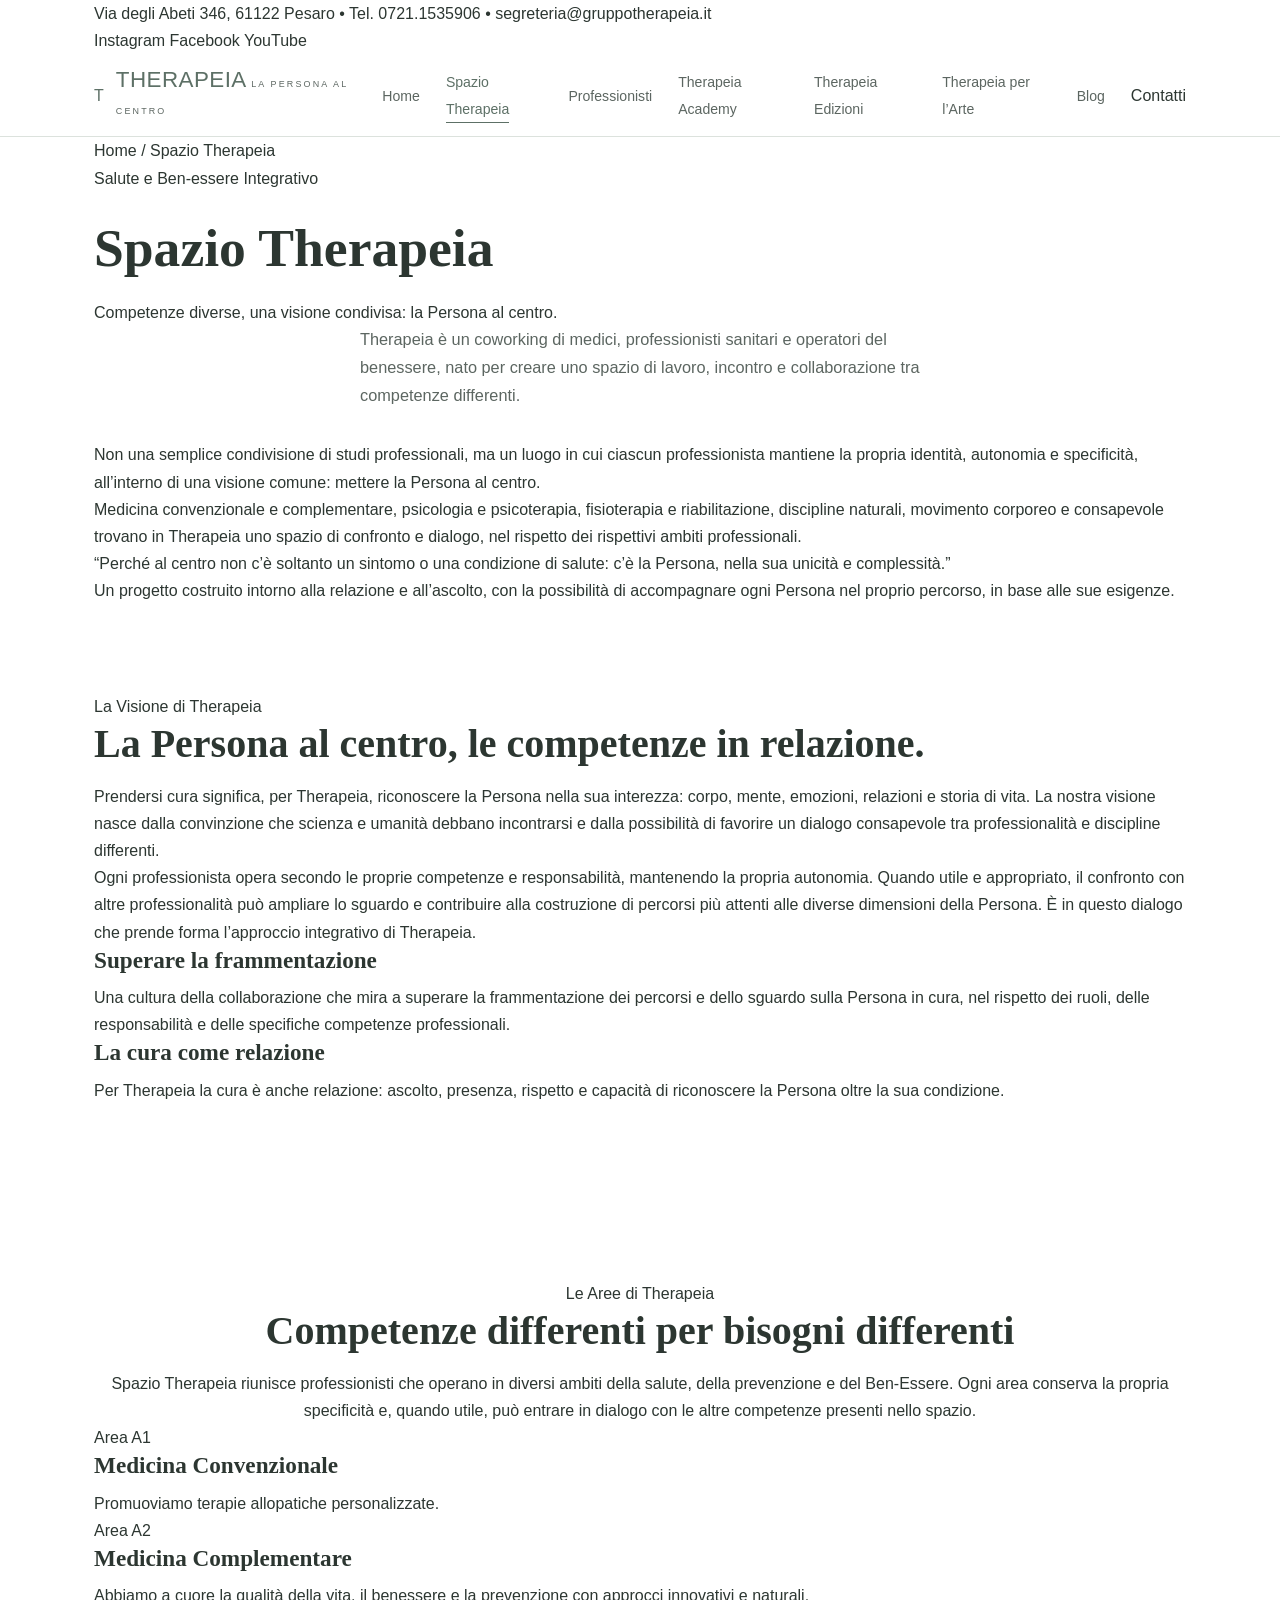
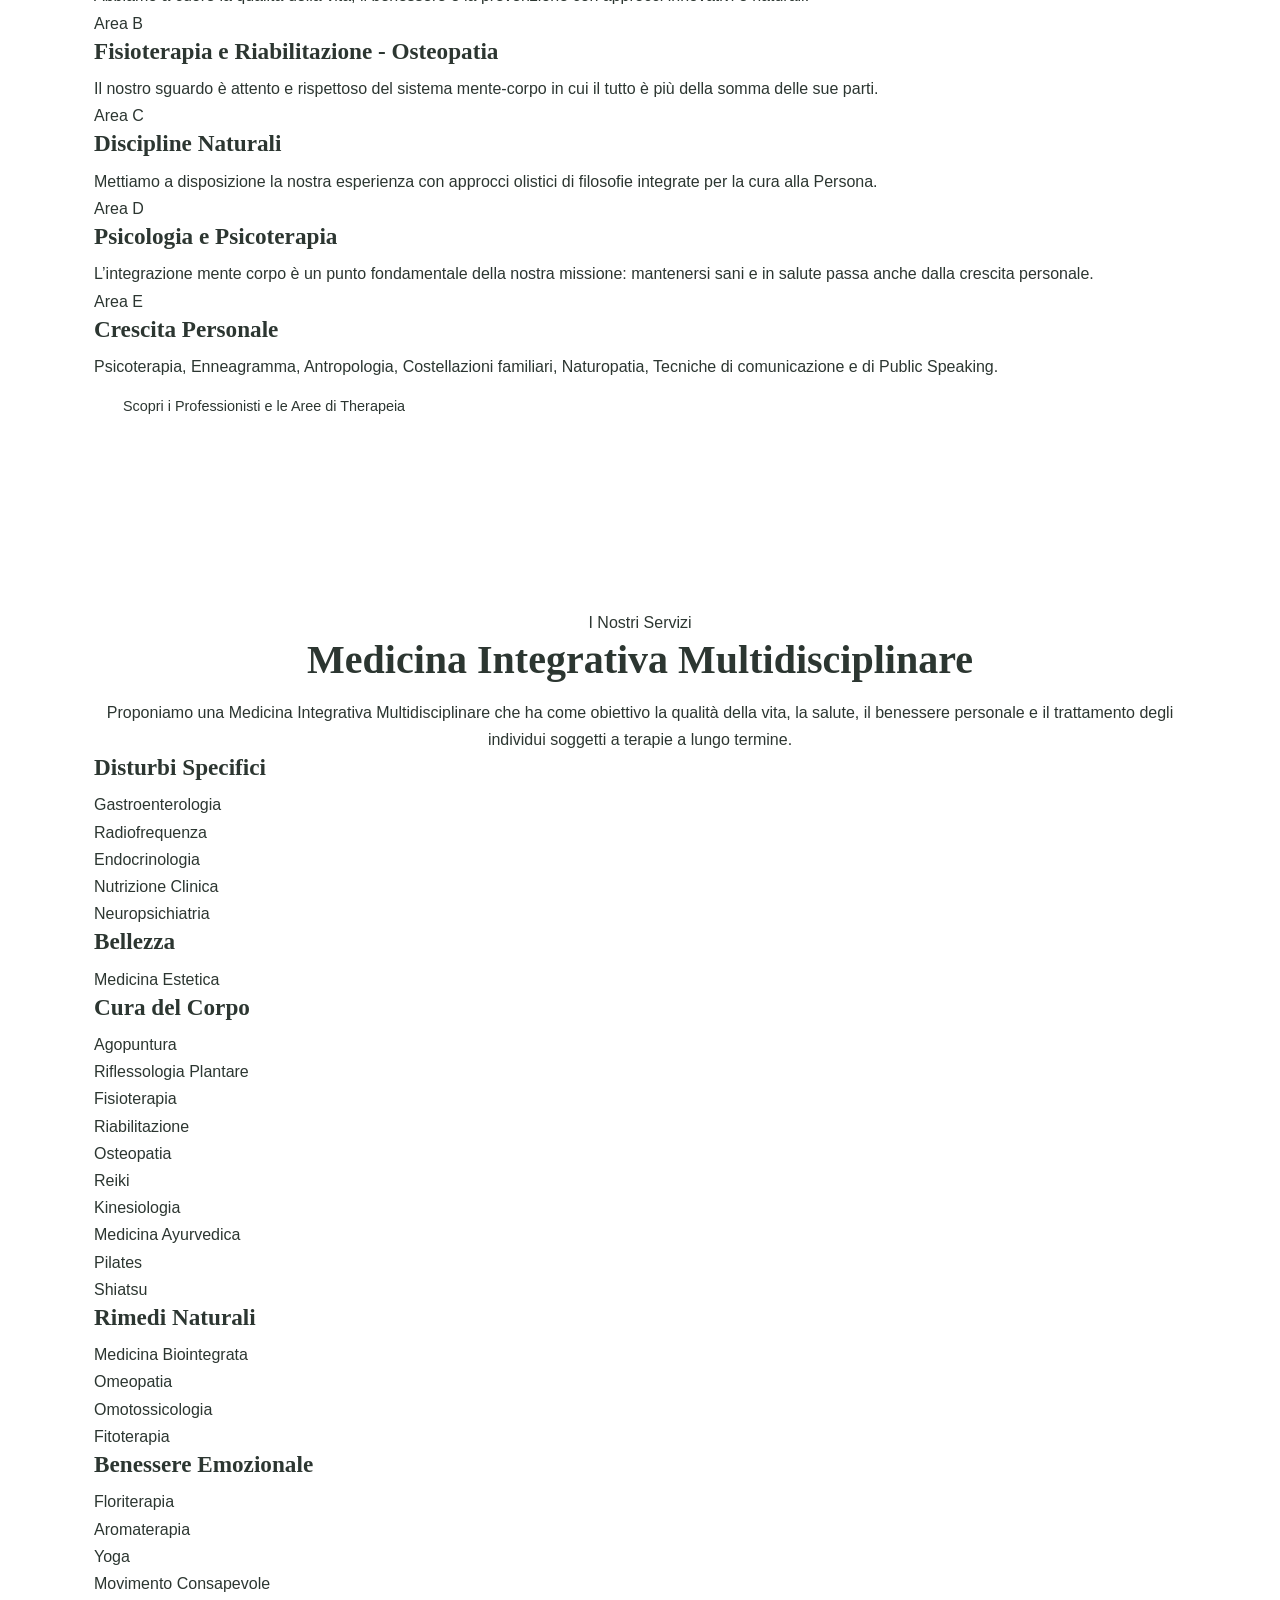
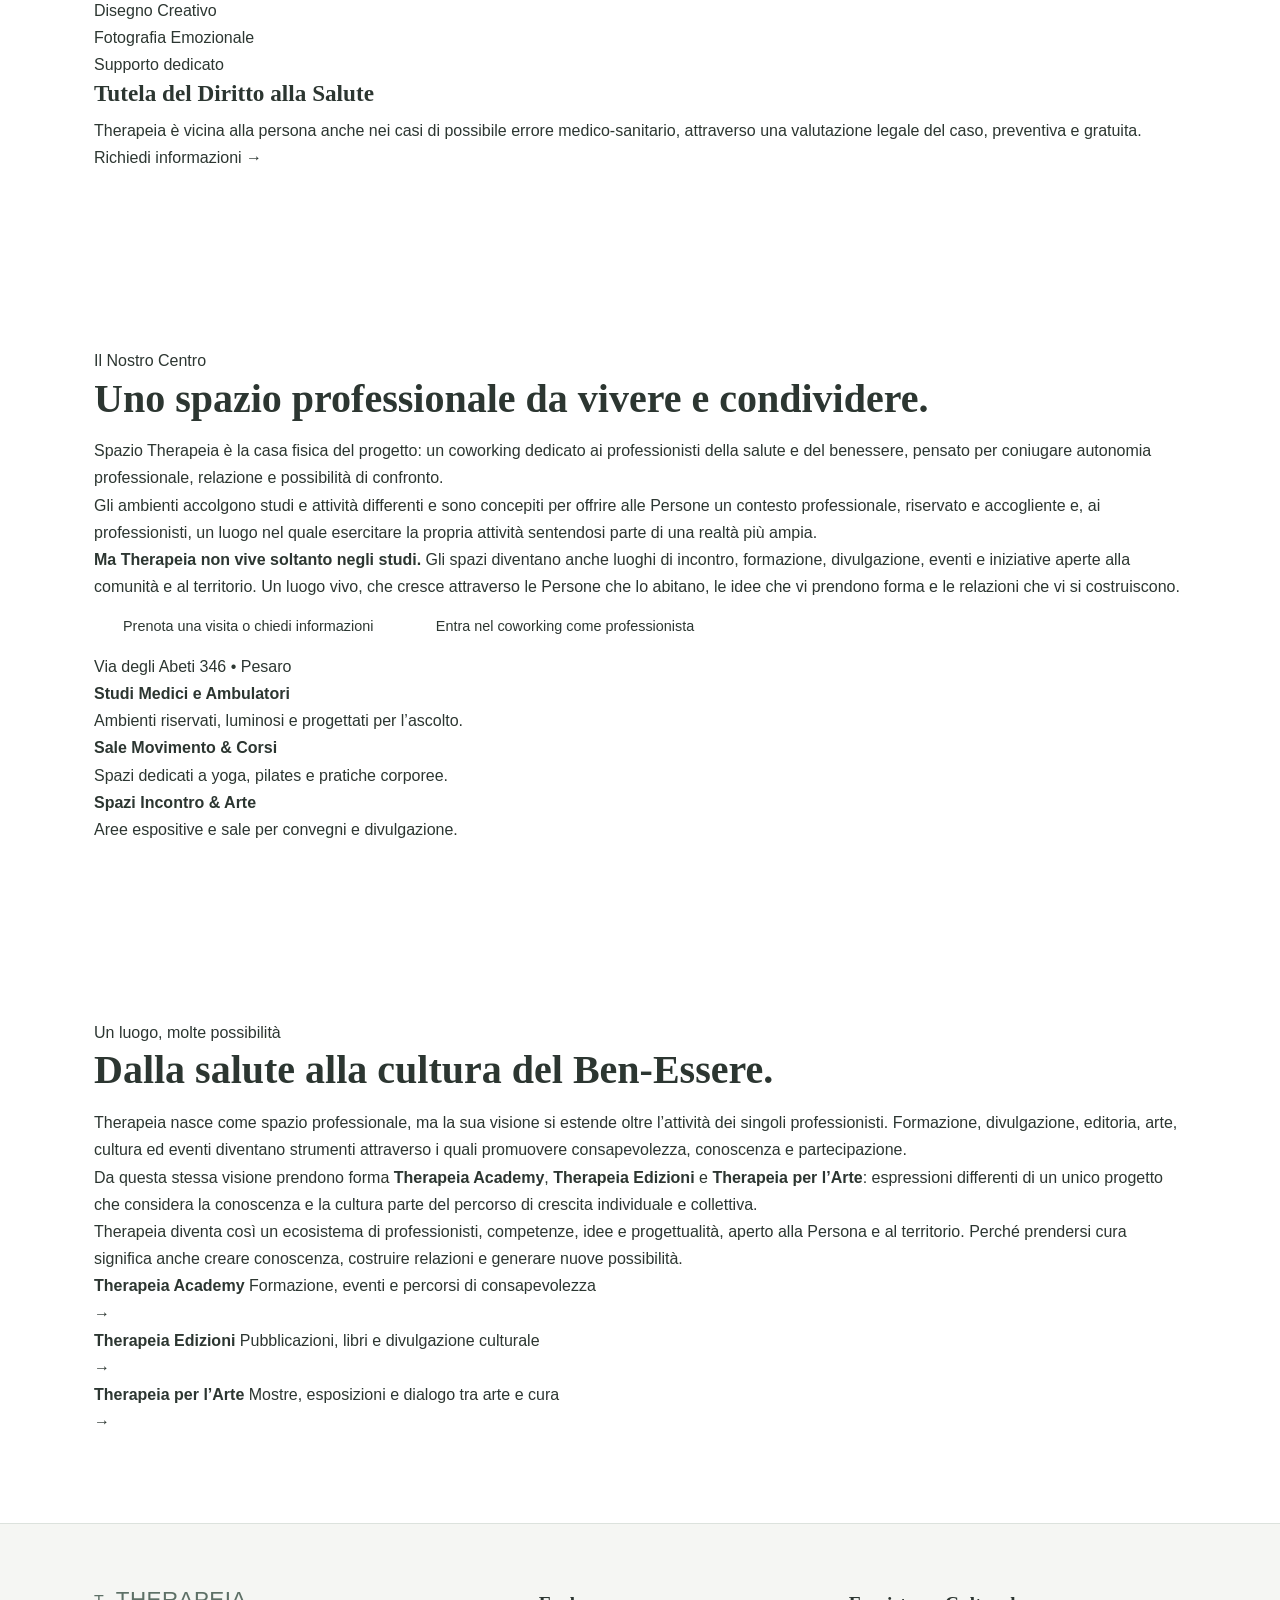
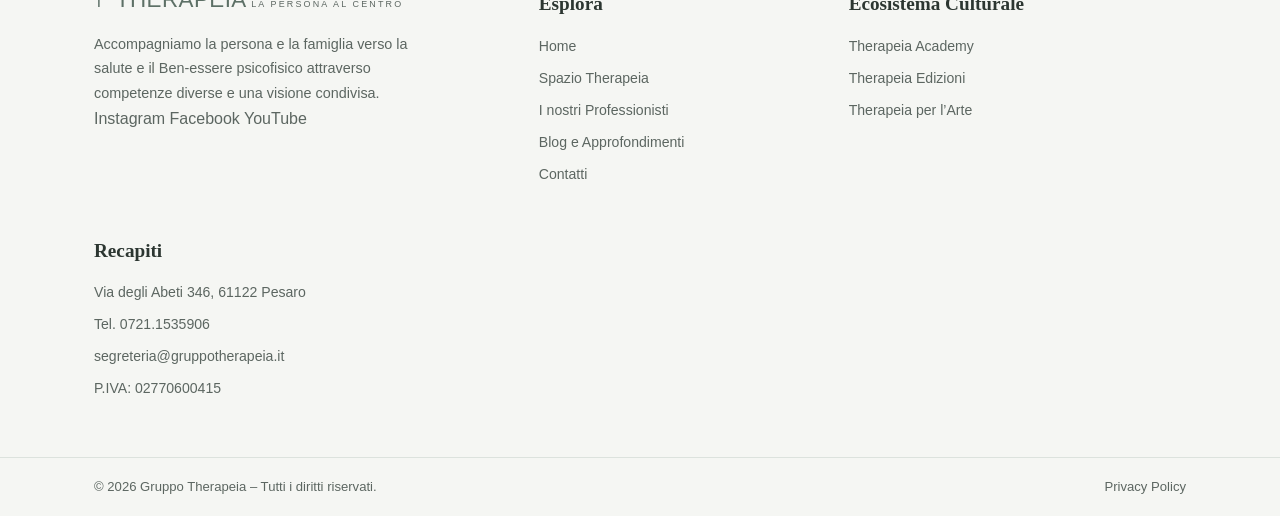
<file: spazio.html>
<!DOCTYPE html>
<html lang="it">
<head>
  <meta charset="UTF-8">
  <meta name="viewport" content="width=device-width, initial-scale=1.0">
  <meta name="description" content="Spazio Therapeia a Pesaro – Coworking di medici, professionisti sanitari e operatori del benessere. La Persona al centro, le competenze in relazione.">
  <title>Spazio Therapeia | Gruppo Therapeia Pesaro</title>
  <link rel="preconnect" href="https://fonts.googleapis.com">
  <link rel="preconnect" href="https://fonts.gstatic.com" crossorigin>
  <link href="https://fonts.googleapis.com/css2?family=Cormorant+Garamond:ital,wght@0,500;0,600;0,700;1,500&family=Plus+Jakarta+Sans:wght@400;500;600;700&display=swap" rel="stylesheet">
  <link rel="stylesheet" href="style.css">
</head>
<body>

  <!-- TOP BAR -->
  <div class="top-bar">
    <div class="container top-bar-inner">
      <div class="top-bar-info">
        <span>Via degli Abeti 346, 61122 Pesaro</span>
        <span class="separator">•</span>
        <a href="tel:07211535906">Tel. 0721.1535906</a>
        <span class="separator">•</span>
        <a href="mailto:segreteria@gruppotherapeia.it">segreteria@gruppotherapeia.it</a>
      </div>
      <div class="top-bar-socials">
        <a href="https://www.instagram.com/gruppotherapeia" target="_blank" rel="noopener" aria-label="Instagram">Instagram</a>
        <a href="https://www.facebook.com/Therapeia" target="_blank" rel="noopener" aria-label="Facebook">Facebook</a>
        <a href="https://www.youtube.com/@Therapeia2023" target="_blank" rel="noopener" aria-label="YouTube">YouTube</a>
      </div>
    </div>
  </div>

  <!-- HEADER & NAVIGATION -->
  <header class="site-header" id="siteHeader">
    <div class="container header-inner">
      <a href="index.html" class="brand-logo" aria-label="Gruppo Therapeia Home">
        <span class="brand-mark">T</span>
        <div class="brand-text">
          <span class="brand-name">THERAPEIA</span>
          <span class="brand-payoff">La Persona al centro</span>
        </div>
      </a>

      <button class="mobile-toggle" id="mobileToggle" aria-label="Apri menu" aria-expanded="false">
        <span></span>
        <span></span>
        <span></span>
      </button>

      <nav class="main-nav" id="mainNav" aria-label="Navigazione principale">
        <ul class="nav-list">
          <li><a href="index.html" class="nav-link">Home</a></li>
          <li><a href="spazio.html" class="nav-link active">Spazio Therapeia</a></li>
          <li><a href="professionisti.html" class="nav-link">Professionisti</a></li>
          <li><a href="academy.html" class="nav-link">Therapeia Academy</a></li>
          <li><a href="edizioni.html" class="nav-link">Therapeia Edizioni</a></li>
          <li><a href="arte.html" class="nav-link">Therapeia per l’Arte</a></li>
          <li><a href="blog.html" class="nav-link">Blog</a></li>
          <li><a href="contatti.html" class="nav-cta">Contatti</a></li>
        </ul>
      </nav>
    </div>
  </header>

  <main>
    <!-- PAGE HERO: SPAZIO THERAPEIA -->
    <section class="page-hero">
      <div class="container">
        <nav class="breadcrumb" aria-label="Percorso">
          <a href="index.html">Home</a> <span>/</span> <span>Spazio Therapeia</span>
        </nav>
        <div class="page-hero-grid">
          <div class="page-hero-content">
            <span class="badge-pill">Salute e Ben-essere Integrativo</span>
            <h1>Spazio Therapeia</h1>
            <p class="hero-subtitle">Competenze diverse, una visione condivisa: la Persona al centro.</p>
            <p class="hero-lead">
              Therapeia è un coworking di medici, professionisti sanitari e operatori del benessere, nato per creare uno spazio di lavoro, incontro e collaborazione tra competenze differenti.
            </p>
            <p class="body-muted">
              Non una semplice condivisione di studi professionali, ma un luogo in cui ciascun professionista mantiene la propria identità, autonomia e specificità, all’interno di una visione comune: mettere la Persona al centro.
            </p>
          </div>
          <div class="page-hero-card">
            <p>
              Medicina convenzionale e complementare, psicologia e psicoterapia, fisioterapia e riabilitazione, discipline naturali, movimento corporeo e consapevole trovano in Therapeia uno spazio di confronto e dialogo, nel rispetto dei rispettivi ambiti professionali.
            </p>
            <div class="highlight-quote">
              “Perché al centro non c’è soltanto un sintomo o una condizione di salute: c’è la Persona, nella sua unicità e complessità.”
            </div>
            <p class="small-note">
              Un progetto costruito intorno alla relazione e all’ascolto, con la possibilità di accompagnare ogni Persona nel proprio percorso, in base alle sue esigenze.
            </p>
          </div>
        </div>
      </div>
    </section>

    <!-- LA VISIONE DI THERAPEIA -->
    <section class="section section-sand" id="visione">
      <div class="container split-grid">
        <div class="split-content">
          <span class="eyebrow">La Visione di Therapeia</span>
          <h2>La Persona al centro, le competenze in relazione.</h2>
          <p>
            Prendersi cura significa, per Therapeia, riconoscere la Persona nella sua interezza: corpo, mente, emozioni, relazioni e storia di vita. La nostra visione nasce dalla convinzione che scienza e umanità debbano incontrarsi e dalla possibilità di favorire un dialogo consapevole tra professionalità e discipline differenti.
          </p>
          <p>
            Ogni professionista opera secondo le proprie competenze e responsabilità, mantenendo la propria autonomia. Quando utile e appropriato, il confronto con altre professionalità può ampliare lo sguardo e contribuire alla costruzione di percorsi più attenti alle diverse dimensioni della Persona. È in questo dialogo che prende forma l’approccio integrativo di Therapeia.
          </p>
        </div>
        <div class="vision-cards">
          <div class="vision-card">
            <h3>Superare la frammentazione</h3>
            <p>
              Una cultura della collaborazione che mira a superare la frammentazione dei percorsi e dello sguardo sulla Persona in cura, nel rispetto dei ruoli, delle responsabilità e delle specifiche competenze professionali.
            </p>
          </div>
          <div class="vision-card accent-border">
            <h3>La cura come relazione</h3>
            <p>
              Per Therapeia la cura è anche relazione: ascolto, presenza, rispetto e capacità di riconoscere la Persona oltre la sua condizione.
            </p>
          </div>
        </div>
      </div>
    </section>

    <!-- LE AREE DI THERAPEIA -->
    <section class="section" id="aree">
      <div class="container">
        <div class="section-header centered">
          <span class="eyebrow">Le Aree di Therapeia</span>
          <h2>Competenze differenti per bisogni differenti</h2>
          <p class="section-desc">
            Spazio Therapeia riunisce professionisti che operano in diversi ambiti della salute, della prevenzione e del Ben-Essere. Ogni area conserva la propria specificità e, quando utile, può entrare in dialogo con le altre competenze presenti nello spazio.
          </p>
        </div>

        <div class="areas-grid">
          <article class="area-card">
            <span class="area-code">Area A1</span>
            <h3>Medicina Convenzionale</h3>
            <p>Promuoviamo terapie allopatiche personalizzate.</p>
          </article>

          <article class="area-card">
            <span class="area-code">Area A2</span>
            <h3>Medicina Complementare</h3>
            <p>Abbiamo a cuore la qualità della vita, il benessere e la prevenzione con approcci innovativi e naturali.</p>
          </article>

          <article class="area-card">
            <span class="area-code">Area B</span>
            <h3>Fisioterapia e Riabilitazione - Osteopatia</h3>
            <p>Il nostro sguardo è attento e rispettoso del sistema mente-corpo in cui il tutto è più della somma delle sue parti.</p>
          </article>

          <article class="area-card">
            <span class="area-code">Area C</span>
            <h3>Discipline Naturali</h3>
            <p>Mettiamo a disposizione la nostra esperienza con approcci olistici di filosofie integrate per la cura alla Persona.</p>
          </article>

          <article class="area-card">
            <span class="area-code">Area D</span>
            <h3>Psicologia e Psicoterapia</h3>
            <p>L’integrazione mente corpo è un punto fondamentale della nostra missione: mantenersi sani e in salute passa anche dalla crescita personale.</p>
          </article>

          <article class="area-card">
            <span class="area-code">Area E</span>
            <h3>Crescita Personale</h3>
            <p>Psicoterapia, Enneagramma, Antropologia, Costellazioni familiari, Naturopatia, Tecniche di comunicazione e di Public Speaking.</p>
          </article>
        </div>

        <div class="centered-cta">
          <a href="professionisti.html" class="btn btn-primary">Scopri i Professionisti e le Aree di Therapeia</a>
        </div>
      </div>
    </section>

    <!-- I NOSTRI SERVIZI -->
    <section class="section section-sand" id="servizi">
      <div class="container">
        <div class="section-header centered">
          <span class="eyebrow">I Nostri Servizi</span>
          <h2>Medicina Integrativa Multidisciplinare</h2>
          <p class="section-desc">
            Proponiamo una Medicina Integrativa Multidisciplinare che ha come obiettivo la qualità della vita, la salute, il benessere personale e il trattamento degli individui soggetti a terapie a lungo termine.
          </p>
        </div>

        <div class="services-grid">
          <article class="service-card">
            <h3>Disturbi Specifici</h3>
            <ul class="tag-list">
              <li>Gastroenterologia</li>
              <li>Radiofrequenza</li>
              <li>Endocrinologia</li>
              <li>Nutrizione Clinica</li>
              <li>Neuropsichiatria</li>
            </ul>
          </article>

          <article class="service-card">
            <h3>Bellezza</h3>
            <ul class="tag-list">
              <li>Medicina Estetica</li>
            </ul>
          </article>

          <article class="service-card">
            <h3>Cura del Corpo</h3>
            <ul class="tag-list">
              <li>Agopuntura</li>
              <li>Riflessologia Plantare</li>
              <li>Fisioterapia</li>
              <li>Riabilitazione</li>
              <li>Osteopatia</li>
              <li>Reiki</li>
              <li>Kinesiologia</li>
              <li>Medicina Ayurvedica</li>
              <li>Pilates</li>
              <li>Shiatsu</li>
            </ul>
          </article>

          <article class="service-card">
            <h3>Rimedi Naturali</h3>
            <ul class="tag-list">
              <li>Medicina Biointegrata</li>
              <li>Omeopatia</li>
              <li>Omotossicologia</li>
              <li>Fitoterapia</li>
            </ul>
          </article>

          <article class="service-card">
            <h3>Benessere Emozionale</h3>
            <ul class="tag-list">
              <li>Floriterapia</li>
              <li>Aromaterapia</li>
              <li>Yoga</li>
              <li>Movimento Consapevole</li>
              <li>Disegno Creativo</li>
              <li>Fotografia Emozionale</li>
            </ul>
          </article>

          <article class="service-card service-card-highlight">
            <span class="service-badge">Supporto dedicato</span>
            <h3>Tutela del Diritto alla Salute</h3>
            <p>
              Therapeia è vicina alla persona anche nei casi di possibile errore medico-sanitario, attraverso una valutazione legale del caso, preventiva e gratuita.
            </p>
            <a href="contatti.html" class="text-link">Richiedi informazioni →</a>
          </article>
        </div>
      </div>
    </section>

    <!-- IL NOSTRO CENTRO -->
    <section class="section" id="centro">
      <div class="container">
        <div class="split-grid">
          <div class="split-content">
            <span class="eyebrow">Il Nostro Centro</span>
            <h2>Uno spazio professionale da vivere e condividere.</h2>
            <p>
              Spazio Therapeia è la casa fisica del progetto: un coworking dedicato ai professionisti della salute e del benessere, pensato per coniugare autonomia professionale, relazione e possibilità di confronto.
            </p>
            <p>
              Gli ambienti accolgono studi e attività differenti e sono concepiti per offrire alle Persone un contesto professionale, riservato e accogliente e, ai professionisti, un luogo nel quale esercitare la propria attività sentendosi parte di una realtà più ampia.
            </p>
            <p>
              <strong>Ma Therapeia non vive soltanto negli studi.</strong> Gli spazi diventano anche luoghi di incontro, formazione, divulgazione, eventi e iniziative aperte alla comunità e al territorio. Un luogo vivo, che cresce attraverso le Persone che lo abitano, le idee che vi prendono forma e le relazioni che vi si costruiscono.
            </p>
            <div class="btn-group">
              <a href="contatti.html" class="btn btn-primary">Prenota una visita o chiedi informazioni</a>
              <a href="contatti.html" class="btn btn-outline">Entra nel coworking come professionista</a>
            </div>
          </div>

          <div class="center-gallery-grid">
            <div class="gallery-tile tile-large">
              <div class="tile-overlay">
                <span class="tile-tag">Via degli Abeti 346 • Pesaro</span>
                <h4>Studi Medici e Ambulatori</h4>
                <p>Ambienti riservati, luminosi e progettati per l’ascolto.</p>
              </div>
            </div>
            <div class="gallery-tile">
              <div class="tile-overlay">
                <h4>Sale Movimento & Corsi</h4>
                <p>Spazi dedicati a yoga, pilates e pratiche corporee.</p>
              </div>
            </div>
            <div class="gallery-tile">
              <div class="tile-overlay">
                <h4>Spazi Incontro & Arte</h4>
                <p>Aree espositive e sale per convegni e divulgazione.</p>
              </div>
            </div>
          </div>
        </div>
      </div>
    </section>

    <!-- UN LUOGO, MOLTE POSSIBILITÀ -->
    <section class="section section-sand" id="possibilita">
      <div class="container">
        <div class="possibility-banner">
          <div class="possibility-content">
            <span class="eyebrow">Un luogo, molte possibilità</span>
            <h2>Dalla salute alla cultura del Ben-Essere.</h2>
            <p>
              Therapeia nasce come spazio professionale, ma la sua visione si estende oltre l’attività dei singoli professionisti. Formazione, divulgazione, editoria, arte, cultura ed eventi diventano strumenti attraverso i quali promuovere consapevolezza, conoscenza e partecipazione.
            </p>
            <p>
              Da questa stessa visione prendono forma <strong>Therapeia Academy</strong>, <strong>Therapeia Edizioni</strong> e <strong>Therapeia per l’Arte</strong>: espressioni differenti di un unico progetto che considera la conoscenza e la cultura parte del percorso di crescita individuale e collettiva.
            </p>
            <p class="possibility-closing">
              Therapeia diventa così un ecosistema di professionisti, competenze, idee e progettualità, aperto alla Persona e al territorio. Perché prendersi cura significa anche creare conoscenza, costruire relazioni e generare nuove possibilità.
            </p>
          </div>

          <div class="possibility-links">
            <a href="academy.html" class="mini-eco-link">
              <div>
                <strong>Therapeia Academy</strong>
                <span>Formazione, eventi e percorsi di consapevolezza</span>
              </div>
              <span>→</span>
            </a>
            <a href="edizioni.html" class="mini-eco-link">
              <div>
                <strong>Therapeia Edizioni</strong>
                <span>Pubblicazioni, libri e divulgazione culturale</span>
              </div>
              <span>→</span>
            </a>
            <a href="arte.html" class="mini-eco-link">
              <div>
                <strong>Therapeia per l’Arte</strong>
                <span>Mostre, esposizioni e dialogo tra arte e cura</span>
              </div>
              <span>→</span>
            </a>
          </div>
        </div>
      </div>
    </section>
  </main>

  <!-- FOOTER -->
  <footer class="site-footer">
    <div class="container footer-grid">
      <div class="footer-brand">
        <a href="index.html" class="brand-logo footer-logo">
          <span class="brand-mark">T</span>
          <div class="brand-text">
            <span class="brand-name">THERAPEIA</span>
            <span class="brand-payoff">La Persona al centro</span>
          </div>
        </a>
        <p>
          Accompagniamo la persona e la famiglia verso la salute e il Ben-essere psicofisico attraverso competenze diverse e una visione condivisa.
        </p>
        <div class="footer-socials">
          <a href="https://www.instagram.com/gruppotherapeia" target="_blank" rel="noopener">Instagram</a>
          <a href="https://www.facebook.com/Therapeia" target="_blank" rel="noopener">Facebook</a>
          <a href="https://www.youtube.com/@Therapeia2023" target="_blank" rel="noopener">YouTube</a>
        </div>
      </div>

      <div class="footer-col">
        <h4>Esplora</h4>
        <ul>
          <li><a href="index.html">Home</a></li>
          <li><a href="spazio.html">Spazio Therapeia</a></li>
          <li><a href="professionisti.html">I nostri Professionisti</a></li>
          <li><a href="blog.html">Blog e Approfondimenti</a></li>
          <li><a href="contatti.html">Contatti</a></li>
        </ul>
      </div>

      <div class="footer-col">
        <h4>Ecosistema Culturale</h4>
        <ul>
          <li><a href="academy.html">Therapeia Academy</a></li>
          <li><a href="edizioni.html">Therapeia Edizioni</a></li>
          <li><a href="arte.html">Therapeia per l’Arte</a></li>
        </ul>
      </div>

      <div class="footer-col">
        <h4>Recapiti</h4>
        <ul class="footer-contact-list">
          <li>Via degli Abeti 346, 61122 Pesaro</li>
          <li>Tel. <a href="tel:07211535906">0721.1535906</a></li>
          <li><a href="mailto:segreteria@gruppotherapeia.it">segreteria@gruppotherapeia.it</a></li>
          <li>P.IVA: 02770600415</li>
        </ul>
      </div>
    </div>

    <div class="footer-bottom">
      <div class="container footer-bottom-inner">
        <p>© 2026 Gruppo Therapeia – Tutti i diritti riservati.</p>
        <a href="privacy-policy.html">Privacy Policy</a>
      </div>
    </div>
  </footer>

  <script src="script.js"></script>
</body>
</html>
</file>
<file: style.css>
:root {
  /* PALETTE IDENTITARIA BROCHURE THERAPEIA */
  --sage-primary: #5D7066;
  --sage-dark: #485850;
  --sage-soft: #8D9E94;
  --sage-tint: #E8EDE9;
  --bg-ivory: #F5F6F3;
  --bg-white: #FFFFFF;
  --text-dark: #2C3631;
  --text-muted: #5C6661;
  --border-light: #DCE2DD;
  --warm-salt: #D98A5B;

  /* TIPOGRAFIA BROCHURE */
  --font-serif: 'Playfair Display', Georgia, serif;
  --font-sans: 'Montserrat', -apple-system, BlinkMacSystemFont, sans-serif;

  --radius-sm: 8px;
  --radius-md: 14px;
  --radius-lg: 20px;
  --shadow-soft: 0 10px 30px rgba(44, 54, 49, 0.05);
  --transition: all 0.25s ease;
}

*,
*::before,
*::after {
  box-sizing: border-box;
  margin: 0;
  padding: 0;
}

html {
  scroll-behavior: smooth;
}

body {
  font-family: var(--font-sans);
  font-weight: 400;
  background-color: var(--bg-white);
  color: var(--text-dark);
  line-height: 1.7;
  font-size: 16px;
  -webkit-font-smoothing: antialiased;
}

a {
  color: inherit;
  text-decoration: none;
  transition: var(--transition);
}

ul {
  list-style: none;
}

.container {
  width: 100%;
  max-width: 1140px;
  margin: 0 auto;
  padding: 0 24px;
}

.centered {
  text-align: center;
}

/* TIPOGRAFIA */
h1, h2, h3 {
  font-family: var(--font-serif);
  font-weight: 600;
  color: var(--text-dark);
  line-height: 1.22;
}

h1 {
  font-size: clamp(2.25rem, 4.2vw, 3.35rem);
  margin: 24px 0 18px;
}

h2 {
  font-size: clamp(1.85rem, 3.2vw, 2.5rem);
  margin-bottom: 14px;
}

h3 {
  font-size: 1.45rem;
  margin-bottom: 10px;
}

.kicker {
  display: inline-block;
  font-size: 0.78rem;
  font-weight: 600;
  letter-spacing: 0.2em;
  text-transform: uppercase;
  color: var(--sage-primary);
  margin-bottom: 12px;
}

/* LOGO THERAPEIA (COORDINATO CON LA BROCHURE) */
.brand-logo {
  display: inline-flex;
  align-items: center;
  gap: 12px;
  color: var(--sage-primary);
}

.brand-emblem {
  width: 44px;
  height: 28px;
  flex-shrink: 0;
}

.brand-wordmark {
  display: flex;
  flex-direction: column;
}

.brand-name {
  font-family: var(--font-sans);
  font-weight: 400;
  font-size: 1.4rem;
  letter-spacing: 0.02em;
  line-height: 1.05;
  color: var(--sage-primary);
}

.brand-payoff {
  font-family: var(--font-sans);
  font-weight: 500;
  font-size: 0.56rem;
  letter-spacing: 0.24em;
  text-transform: uppercase;
  color: var(--text-muted);
  margin-top: 3px;
}

/* HEADER & NAVIGAZIONE SNELLA */
.site-header {
  position: sticky;
  top: 0;
  z-index: 1000;
  background-color: rgba(255, 255, 255, 0.96);
  backdrop-filter: blur(8px);
  border-bottom: 1px solid var(--border-light);
}

.header-inner {
  display: flex;
  align-items: center;
  justify-content: space-between;
  height: 82px;
}

.main-nav {
  display: flex;
  align-items: center;
  gap: 28px;
}

.nav-list {
  display: flex;
  align-items: center;
  gap: 26px;
}

.nav-link {
  font-size: 0.88rem;
  font-weight: 500;
  color: var(--text-muted);
  padding: 6px 0;
  position: relative;
}

.nav-link:hover,
.nav-link.active {
  color: var(--sage-primary);
}

.nav-link.active::after {
  content: '';
  position: absolute;
  bottom: 0;
  left: 0;
  width: 100%;
  height: 1.5px;
  background-color: var(--sage-primary);
}

.header-socials {
  display: flex;
  align-items: center;
  gap: 10px;
  padding-left: 18px;
  border-left: 1px solid var(--border-light);
}

.header-socials a {
  width: 34px;
  height: 34px;
  border-radius: 50%;
  border: 1px solid var(--border-light);
  display: inline-flex;
  align-items: center;
  justify-content: center;
  color: var(--sage-primary);
}

.header-socials a svg {
  width: 16px;
  height: 16px;
}

.header-socials a:hover {
  background-color: var(--sage-primary);
  border-color: var(--sage-primary);
  color: #FFFFFF;
}

.mobile-toggle {
  display: none;
  flex-direction: column;
  gap: 5px;
  background: none;
  border: none;
  cursor: pointer;
}

.mobile-toggle span {
  width: 24px;
  height: 1.8px;
  background-color: var(--sage-primary);
}

/* BOTTONI */
.btn {
  display: inline-flex;
  align-items: center;
  justify-content: center;
  padding: 13px 28px;
  border-radius: 50px;
  font-size: 0.9rem;
  font-weight: 500;
  cursor: pointer;
  border: 1px solid transparent;
  transition: var(--transition);
}

.btn-sage {
  background-color: var(--sage-primary);
  color: #FFFFFF;
}

.btn-sage:hover {
  background-color: var(--sage-dark);
}

.btn-outline-sage {
  background-color: transparent;
  border-color: var(--sage-primary);
  color: var(--sage-primary);
}

.btn-outline-sage:hover {
  background-color: var(--sage-primary);
  color: #FFFFFF;
}

.btn-white {
  background-color: #FFFFFF;
  color: var(--sage-dark);
  font-weight: 600;
}

.btn-white:hover {
  background-color: var(--bg-ivory);
}

.btn-outline-white {
  border-color: rgba(255, 255, 255, 0.7);
  color: #FFFFFF;
}

.btn-outline-white:hover {
  background-color: rgba(255, 255, 255, 0.14);
}

.text-arrow {
  display: inline-block;
  margin-top: 14px;
  font-size: 0.88rem;
  font-weight: 500;
  color: var(--sage-primary);
}

.text-arrow:hover {
  color: var(--sage-dark);
  transform: translateX(3px);
}

/* HERO COPERTINA BROCHURE */
.hero-brochure {
  position: relative;
  overflow: hidden;
  padding: 84px 0 96px;
  background: linear-gradient(180deg, var(--bg-white) 0%, var(--bg-ivory) 65%, #DCE3DE 100%);
  border-bottom: 1px solid var(--border-light);
}

.hero-watermark {
  position: absolute;
  top: 50%;
  left: 50%;
  transform: translate(-50%, -50%);
  width: 680px;
  color: var(--sage-primary);
  opacity: 0.045;
  pointer-events: none;
}

.hero-centered {
  position: relative;
  z-index: 1;
  text-align: center;
  max-width: 720px;
}

.hero-logo-mark {
  width: 96px;
  height: 60px;
  color: var(--sage-primary);
  margin: 0 auto 8px;
  display: block;
}

.hero-brand-title {
  font-family: var(--font-sans);
  font-weight: 400;
  font-size: 2.5rem;
  color: var(--sage-primary);
  line-height: 1.1;
}

.hero-brand-sub {
  font-size: 0.72rem;
  font-weight: 500;
  letter-spacing: 0.28em;
  text-transform: uppercase;
  color: var(--text-muted);
  margin-top: 6px;
}

.hero-lead {
  font-size: 1.02rem;
  font-weight: 300;
  color: var(--text-muted);
  max-width: 560px;
  margin: 0 auto 32px;
}

.hero-actions {
  display: flex;
  justify-content: center;
  flex-wrap: wrap;
  gap: 14px;
}

/* SEZIONI */
.section {
  padding: 88px 0;
}

.section-ivory {
  background-color: var(--bg-ivory);
}

.section-head {
  max-width: 660px;
  margin: 0 auto 52px;
}

.section-head p {
  color: var(--text-muted);
  font-weight: 300;
  font-size: 1.02rem;
}

/* SEZIONE IDENTITÀ (PANNELLO CHIARO + PANNELLO VERDE SALVIA) */
.vision-split {
  display: grid;
  grid-template-columns: 1.05fr 0.95fr;
  border-radius: var(--radius-lg);
  overflow: hidden;
  border: 1px solid var(--border-light);
  box-shadow: var(--shadow-soft);
}

.vision-light-panel {
  background-color: var(--bg-ivory);
  padding: 56px 48px;
  display: flex;
  flex-direction: column;
  justify-content: center;
}

.vision-light-panel p {
  color: var(--text-muted);
  font-weight: 300;
  margin-bottom: 16px;
}

.vision-sage-panel {
  background-color: var(--sage-primary);
  color: #FFFFFF;
  padding: 56px 48px;
}

.panel-emblem {
  width: 58px;
  height: 36px;
  color: #FFFFFF;
  margin-bottom: 18px;
}

.vision-sage-panel h3 {
  color: #FFFFFF;
  font-size: 1.75rem;
  margin-bottom: 14px;
}

.vision-sage-panel p {
  color: rgba(255, 255, 255, 0.88);
  font-weight: 300;
  font-size: 0.96rem;
  margin-bottom: 24px;
}

.sage-areas-list li {
  position: relative;
  padding: 7px 0 7px 18px;
  font-size: 0.94rem;
  font-weight: 500;
  color: #FFFFFF;
}

.sage-areas-list li::before {
  content: '•';
  position: absolute;
  left: 0;
  color: rgba(255, 255, 255, 0.75);
}

/* PERCORSI PENSATI PER LA PERSONA */
.percorsi-grid {
  display: grid;
  grid-template-columns: repeat(3, 1fr);
  gap: 28px;
}

.percorso-card {
  background-color: var(--bg-white);
  border: 1px solid var(--border-light);
  border-radius: var(--radius-md);
  padding: 36px 30px;
  transition: var(--transition);
}

.percorso-card:hover {
  transform: translateY(-3px);
  box-shadow: var(--shadow-soft);
  border-color: var(--sage-soft);
}

.percorso-num {
  display: inline-block;
  font-size: 0.78rem;
  font-weight: 600;
  color: var(--warm-salt);
  letter-spacing: 0.12em;
  margin-bottom: 10px;
}

.percorso-claim {
  font-weight: 500;
  color: var(--sage-primary);
  font-size: 0.95rem;
  margin-bottom: 12px;
}

.percorso-desc {
  font-size: 0.92rem;
  font-weight: 300;
  color: var(--text-muted);
}

/* EDIZIONI, ACADEMY, PER L'ARTE */
.branches-grid {
  display: grid;
  grid-template-columns: repeat(3, 1fr);
  gap: 28px;
}

.branch-card {
  background-color: var(--bg-ivory);
  border: 1px solid var(--border-light);
  border-radius: var(--radius-md);
  padding: 38px 28px;
  text-align: center;
  transition: var(--transition);
}

.branch-card:hover {
  background-color: var(--bg-white);
  border-color: var(--sage-primary);
  transform: translateY(-3px);
  box-shadow: var(--shadow-soft);
}

.branch-icon {
  width: 48px;
  height: 48px;
  margin: 0 auto 14px;
  color: var(--sage-soft);
}

.branch-icon svg {
  width: 100%;
  height: 100%;
}

.branch-title {
  font-family: var(--font-sans);
  font-size: 1.5rem;
  font-weight: 400;
  color: var(--sage-primary);
  line-height: 1.1;
}

.branch-sub {
  font-size: 0.72rem;
  font-weight: 600;
  letter-spacing: 0.22em;
  color: var(--text-muted);
  margin: 4px 0 16px;
}

.branch-card p {
  font-size: 0.9rem;
  font-weight: 300;
  color: var(--text-muted);
}

/* BANNER CONOSCI THERAPEIA */
.section-sage-gradient {
  background: linear-gradient(135deg, var(--sage-primary) 0%, var(--sage-dark) 100%);
  color: #FFFFFF;
}

.conosci-grid {
  display: grid;
  grid-template-columns: 1fr 1.1fr;
  gap: 40px;
  align-items: center;
}

.conosci-grid h2 {
  color: #FFFFFF;
}

.conosci-grid p {
  color: rgba(255, 255, 255, 0.86);
  font-weight: 300;
}

.conosci-details {
  display: flex;
  flex-direction: column;
  gap: 16px;
}

.conosci-item strong {
  display: block;
  font-size: 0.76rem;
  text-transform: uppercase;
  letter-spacing: 0.14em;
  color: rgba(255, 255, 255, 0.72);
}

.conosci-item span,
.conosci-item a {
  font-size: 0.98rem;
  color: #FFFFFF;
}

.conosci-actions {
  display: flex;
  flex-wrap: wrap;
  gap: 12px;
  margin-top: 8px;
}

/* PAGINA PROFESSIONISTI */
.page-intro {
  padding: 64px 0 48px;
  background-color: var(--bg-white);
}

.pro-toolbar {
  background-color: var(--bg-ivory);
  border: 1px solid var(--border-light);
  border-radius: var(--radius-md);
  padding: 24px;
  margin-bottom: 20px;
}

.search-box {
  position: relative;
  margin-bottom: 16px;
}

.search-box input {
  width: 100%;
  padding: 13px 42px 13px 18px;
  border: 1px solid var(--border-light);
  border-radius: 50px;
  font-family: var(--font-sans);
  font-size: 0.94rem;
  background-color: var(--bg-white);
  color: var(--text-dark);
}

.search-box input:focus {
  outline: none;
  border-color: var(--sage-primary);
}

.search-clear {
  position: absolute;
  right: 14px;
  top: 50%;
  transform: translateY(-50%);
  background: none;
  border: none;
  color: var(--text-muted);
  cursor: pointer;
  display: none;
}

.search-clear.visible {
  display: block;
}

.pro-filter-bar {
  display: flex;
  flex-wrap: wrap;
  gap: 8px;
}

.filter-btn {
  background-color: var(--bg-white);
  border: 1px solid var(--border-light);
  color: var(--text-muted);
  padding: 8px 16px;
  border-radius: 50px;
  font-family: var(--font-sans);
  font-size: 0.84rem;
  font-weight: 500;
  cursor: pointer;
  transition: var(--transition);
}

.filter-btn.active,
.filter-btn:hover {
  background-color: var(--sage-primary);
  border-color: var(--sage-primary);
  color: #FFFFFF;
}

.results-counter {
  font-size: 0.86rem;
  color: var(--text-muted);
  margin-bottom: 24px;
}

.team-grid {
  display: grid;
  grid-template-columns: repeat(3, 1fr);
  gap: 24px;
}

.pro-card {
  background-color: var(--bg-white);
  border: 1px solid var(--border-light);
  border-radius: var(--radius-md);
  padding: 28px;
  display: flex;
  flex-direction: column;
  transition: var(--transition);
}

.pro-card:hover {
  border-color: var(--sage-soft);
  box-shadow: var(--shadow-soft);
}

.pro-area-badge {
  align-self: flex-start;
  font-size: 0.72rem;
  font-weight: 600;
  letter-spacing: 0.08em;
  text-transform: uppercase;
  background-color: var(--sage-tint);
  color: var(--sage-primary);
  padding: 4px 10px;
  border-radius: 50px;
  margin-bottom: 12px;
}

.pro-role {
  display: block;
  font-size: 0.84rem;
  font-weight: 500;
  color: var(--sage-primary);
  margin-bottom: 10px;
}

.pro-card p {
  font-size: 0.9rem;
  font-weight: 300;
  color: var(--text-muted);
  margin-bottom: 12px;
}

.pro-card .text-arrow {
  margin-top: auto;
}

.no-results-box {
  text-align: center;
  padding: 48px 24px;
  background-color: var(--bg-ivory);
  border-radius: var(--radius-md);
}

/* FOOTER */
.site-footer {
  background-color: var(--bg-ivory);
  border-top: 1px solid var(--border-light);
  padding-top: 64px;
  color: var(--text-muted);
}

.footer-grid {
  display: grid;
  grid-template-columns: 1.2fr 0.8fr 1fr;
  gap: 40px;
  padding-bottom: 48px;
}

.footer-brand p {
  font-size: 0.9rem;
  font-weight: 300;
  margin-top: 16px;
  max-width: 320px;
}

.footer-col h4 {
  font-family: var(--font-serif);
  font-size: 1.2rem;
  color: var(--text-dark);
  margin-bottom: 14px;
}

.footer-col ul li {
  font-size: 0.88rem;
  font-weight: 300;
  margin-bottom: 8px;
}

.footer-col ul li a:hover {
  color: var(--sage-primary);
}

.footer-social-pills {
  display: flex;
  flex-direction: column;
  gap: 8px;
  margin-top: 14px;
}

.footer-social-pills a {
  display: inline-block;
  font-size: 0.84rem;
  font-weight: 500;
  color: var(--sage-primary);
}

.footer-social-pills a:hover {
  text-decoration: underline;
}

.footer-bottom {
  border-top: 1px solid var(--border-light);
  padding: 18px 0;
  font-size: 0.82rem;
}

.footer-bottom-inner {
  display: flex;
  justify-content: space-between;
  flex-wrap: wrap;
  gap: 12px;
}

/* RESPONSIVE */
@media (max-width: 960px) {
  .vision-split,
  .conosci-grid {
    grid-template-columns: 1fr;
  }

  .percorsi-grid,
  .branches-grid,
  .team-grid {
    grid-template-columns: repeat(2, 1fr);
  }

  .footer-grid {
    grid-template-columns: 1fr 1fr;
  }
}

@media (max-width: 780px) {
  .mobile-toggle {
    display: flex;
  }

  .main-nav {
    position: absolute;
    top: 82px;
    left: 0;
    width: 100%;
    background-color: var(--bg-white);
    border-bottom: 1px solid var(--border-light);
    padding: 20px 24px;
    flex-direction: column;
    align-items: flex-start;
    gap: 18px;
    display: none;
  }

  .main-nav.open {
    display: flex;
  }

  .nav-list {
    flex-direction: column;
    align-items: flex-start;
    gap: 14px;
  }

  .header-socials {
    padding-left: 0;
    border-left: none;
  }

  .percorsi-grid,
  .branches-grid,
  .team-grid,
  .footer-grid {
    grid-template-columns: 1fr;
  }

  .vision-light-panel,
  .vision-sage-panel {
    padding: 36px 26px;
  }
}
</file>
